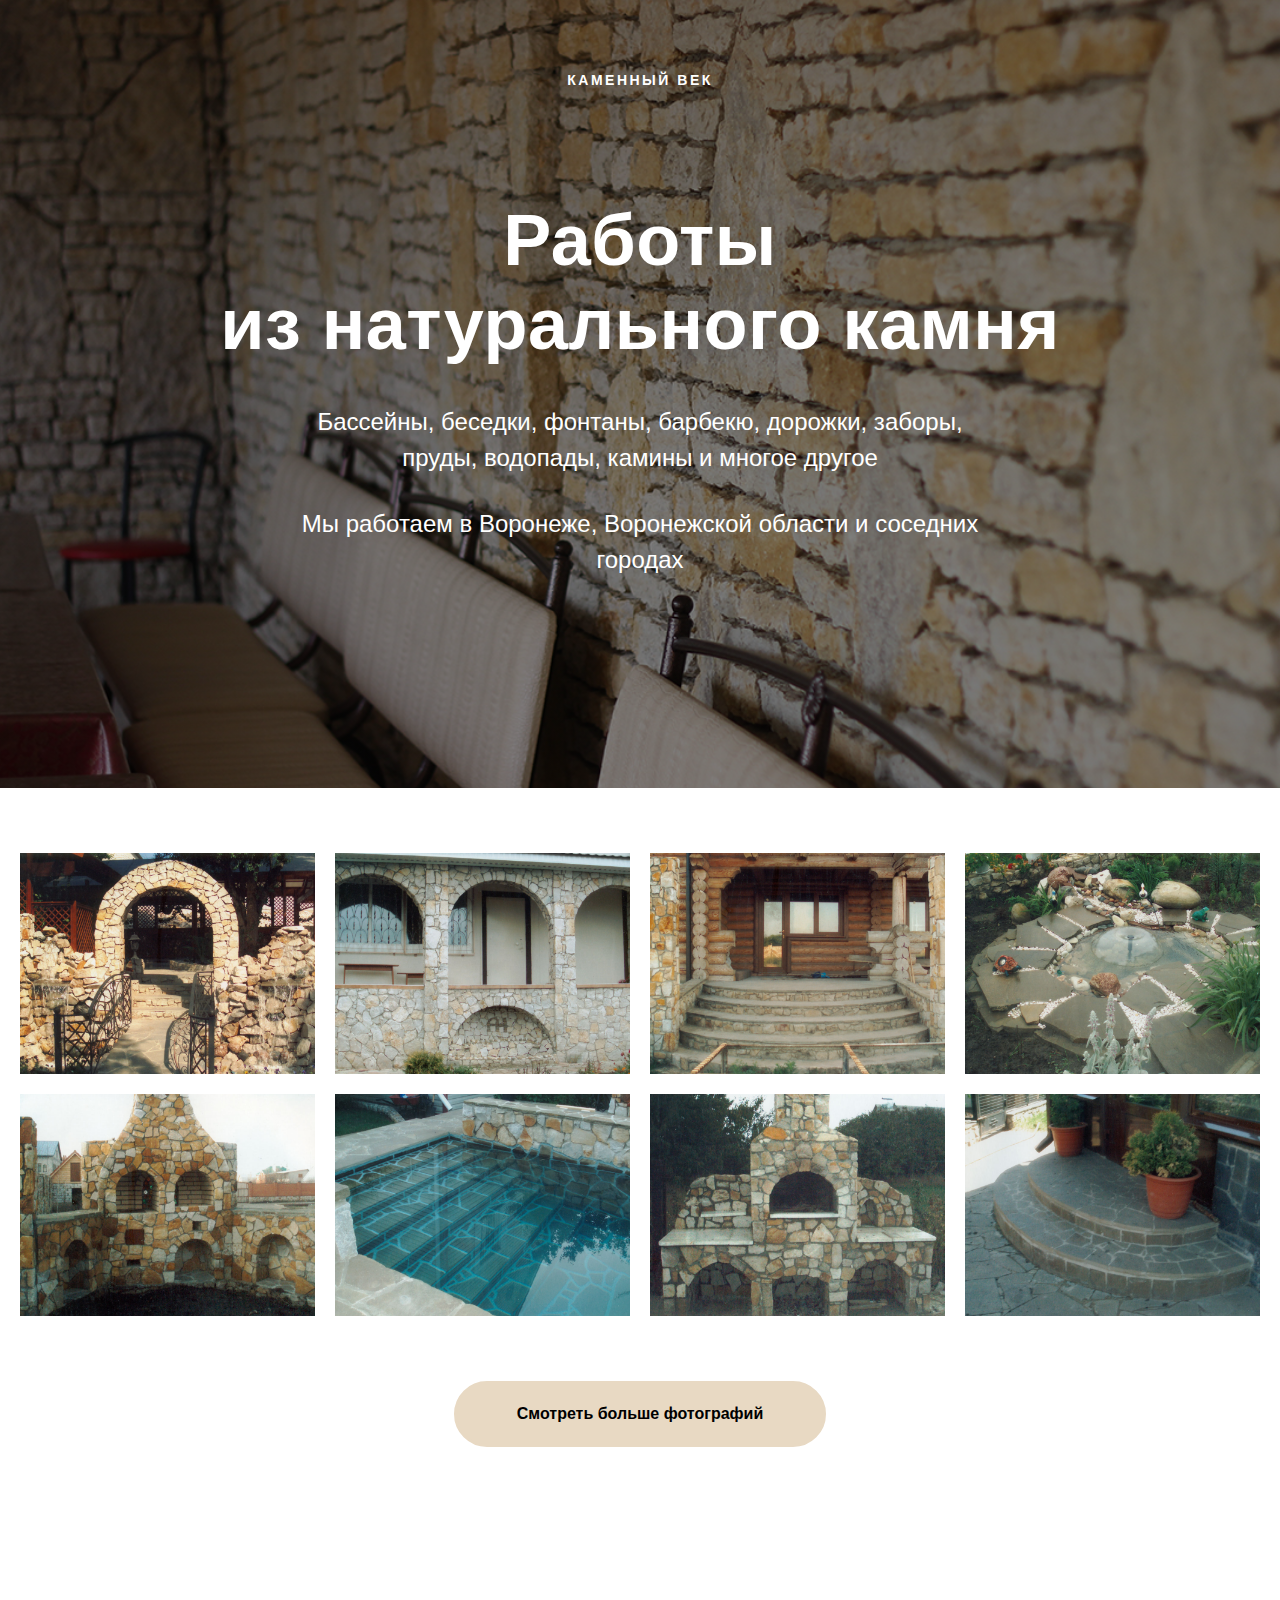
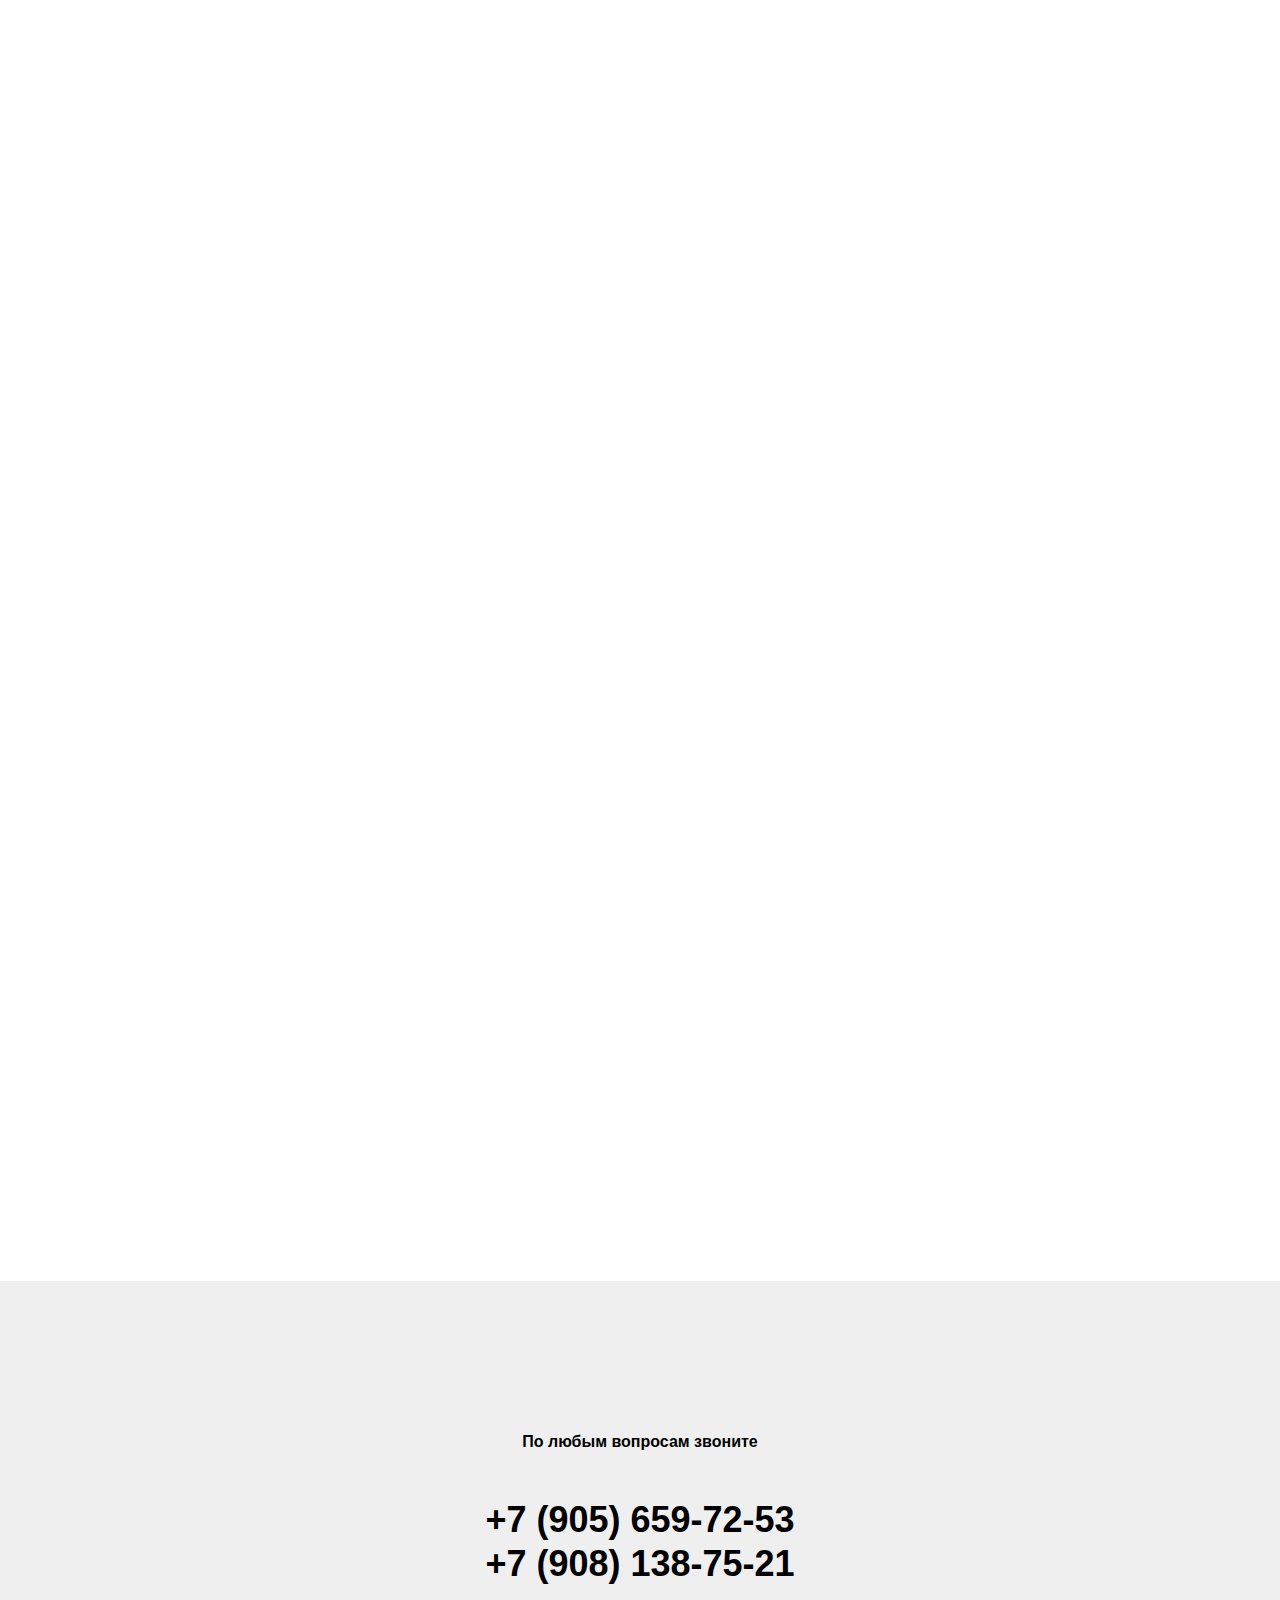
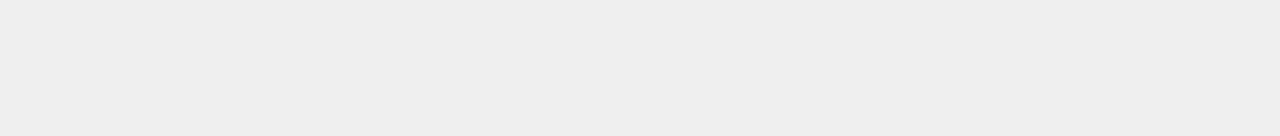
<file: index.html>
<!DOCTYPE html><html> <head><meta name="yandex-verification" content="ccd3cf064d9adad4" /><meta charset="utf-8" /><meta http-equiv="Content-Type" content="text/html; charset=utf-8" /><meta name="viewport" content="width=device-width, initial-scale=1.0" /><title>Home</title><meta property="og:url" content="http://project45427.tilda.ws" /><meta property="og:title" content="Home" /><meta property="og:description" content="" /><meta property="og:type" content="website" /><meta property="og:image" content="images/tild6330-6261-4437-a432-393433633539__img_1967.jpg" /><meta property="fb:app_id" content="257953674358265" /><meta name="format-detection" content="telephone=no" /><meta http-equiv="x-dns-prefetch-control" content="on"><link rel="canonical" href=""><link rel="shortcut icon" href="images/favicon.png" type="image/x-icon" /><!-- Assets --><link rel="stylesheet" href="css/tilda-grid-3.0.min.css" type="text/css" media="all" /><link rel="stylesheet" href="css/tilda-blocks-2.12.css?t=1526034835" type="text/css" media="all" /><link rel="stylesheet" href="css/tilda-animation-1.0.min.css" type="text/css" media="all" /><link rel="stylesheet" href="css/tilda-slds-1.4.min.css" type="text/css" media="all" /><link rel="stylesheet" href="css/tilda-zoom-2.0.min.css" type="text/css" media="all" /><script src="js/jquery-1.10.2.min.js"></script><script src="js/tilda-scripts-2.8.min.js"></script><script src="js/tilda-blocks-2.7.js?t=1526034835"></script><script src="js/lazyload-1.3.min.js"></script><script src="js/tilda-animation-1.0.min.js"></script><script src="js/tilda-slds-1.4.min.js"></script><script src="js/hammer.min.js"></script><script src="js/tilda-zoom-2.0.min.js"></script></head><body class="t-body" style="margin:0;"><!--allrecords--><div id="allrecords" class="t-records" data-hook="blocks-collection-content-node" data-tilda-project-id="45427" data-tilda-page-id="145403" data-tilda-formskey="923492dcdfeb1995d5218cc71906ef67" ><div id="rec51567639" class="r t-rec t-rec_pb_15" style="padding-bottom:15px; " data-animationappear="off" data-record-type="18" ><!-- cover --><div class="t-cover" id="recorddiv51567639" bgimgfield="img" style="height:70vh; background-image:url('images/tild6330-6261-4437-a432-393433633539__-__resize__20x__IMG_1967.JPG');" ><div class="t-cover__carrier" id="coverCarry51567639" data-content-cover-id="51567639" data-content-cover-bg="images/tild6330-6261-4437-a432-393433633539__img_1967.jpg" data-content-cover-height="70vh" data-content-cover-parallax="fixed" style="background-image:url('');height:70vh; "></div> <div class="t-cover__filter" style="height:70vh;background-image: -moz-linear-gradient(top, rgba(0,0,0,0.50), rgba(0,0,0,0.50));background-image: -webkit-linear-gradient(top, rgba(0,0,0,0.50), rgba(0,0,0,0.50));background-image: -o-linear-gradient(top, rgba(0,0,0,0.50), rgba(0,0,0,0.50));background-image: -ms-linear-gradient(top, rgba(0,0,0,0.50), rgba(0,0,0,0.50));background-image: linear-gradient(top, rgba(0,0,0,0.50), rgba(0,0,0,0.50));filter: progid:DXImageTransform.Microsoft.gradient(startColorStr='#7f000000', endColorstr='#7f000000');"></div><div class="t-container"> <div class="t-col t-col_12 "><div class="t-cover__wrapper t-valign_top" style="height:70vh;"> <div class="t001 t-align_center"> <div class="t001__wrapper" data-hook-content="covercontent"> <div class="t001__uptitle t-uptitle t-uptitle_sm" style="text-transform:uppercase;" field="subtitle">каменный век</div> <div class="t001__title t-title t-title_xl" style="padding-top:50px;" field="title">Работы<br /> из натурального камня</div> <div class="t001__descr t-descr t-descr_xl t001__descr_center" style="" field="descr">Бассейны, беседки, фонтаны, барбекю, дорожки, заборы, пруды, водопады, камины и многое другое</div> <div class="t001__descr t-descr t-descr_xl t001__descr_center" style="" field="descr">Мы работаем в Воронеже, Воронежской области и соседних городах</div> <span class="space"></span> </div> </div> </div> </div> </div> </div> </div><div id="rec51571484" class="r t-rec t-rec_pt_30" style="padding-top:30px; " data-record-type="603" ><!-- t603--><div class="t603"> <div class="t603__container t-container_100" > <div class="t603__tile t603__tile_25" itemscope itemtype="http://schema.org/ImageObject"> <div class="t603__blockimg t603__blockimg_4-3 t-bgimg" bgimgfield="gi_img__0" data-zoom-target="0" data-zoomable="yes" data-img-zoom-url="images/tild3164-3730-4234-b539-373863333037__30.jpg" data-original="images/tild3164-3730-4234-b539-373863333037__30.jpg" style="background: url('images/tild3164-3730-4234-b539-373863333037__-__resize__20x__30.jpg') center center no-repeat; background-size:cover;"><meta itemprop="image" content="images/tild3164-3730-4234-b539-373863333037__30.jpg"></div> </div> <div class="t603__tile t603__tile_25" itemscope itemtype="http://schema.org/ImageObject"> <div class="t603__blockimg t603__blockimg_4-3 t-bgimg" bgimgfield="gi_img__1" data-zoom-target="1" data-zoomable="yes" data-img-zoom-url="images/tild3762-3465-4237-b963-376336356632__10.jpg" data-original="images/tild3762-3465-4237-b963-376336356632__10.jpg" style="background: url('images/tild3762-3465-4237-b963-376336356632__-__resize__20x__10.jpg') center center no-repeat; background-size:cover;"><meta itemprop="image" content="images/tild3762-3465-4237-b963-376336356632__10.jpg"></div> </div> <div class="t603__tile t603__tile_25" itemscope itemtype="http://schema.org/ImageObject"> <div class="t603__blockimg t603__blockimg_4-3 t-bgimg" bgimgfield="gi_img__2" data-zoom-target="2" data-zoomable="yes" data-img-zoom-url="images/tild6563-6431-4162-a163-363063356364__17.jpg" data-original="images/tild6563-6431-4162-a163-363063356364__17.jpg" style="background: url('images/tild6563-6431-4162-a163-363063356364__-__resize__20x__17.jpg') center center no-repeat; background-size:cover;"><meta itemprop="image" content="images/tild6563-6431-4162-a163-363063356364__17.jpg"></div> </div> <div class="t603__tile t603__tile_25" itemscope itemtype="http://schema.org/ImageObject"> <div class="t603__blockimg t603__blockimg_4-3 t-bgimg" bgimgfield="gi_img__3" data-zoom-target="3" data-zoomable="yes" data-img-zoom-url="images/tild6563-3263-4364-a266-313332333363__08.jpg" data-original="images/tild6563-3263-4364-a266-313332333363__08.jpg" style="background: url('images/tild6563-3263-4364-a266-313332333363__-__resize__20x__08.jpg') center center no-repeat; background-size:cover;"><meta itemprop="image" content="images/tild6563-3263-4364-a266-313332333363__08.jpg"></div> </div> <div class="t603__tile t603__tile_25" itemscope itemtype="http://schema.org/ImageObject"> <div class="t603__blockimg t603__blockimg_4-3 t-bgimg" bgimgfield="gi_img__4" data-zoom-target="4" data-zoomable="yes" data-img-zoom-url="images/tild3339-3264-4462-a463-393031373636__11.jpg" data-original="images/tild3339-3264-4462-a463-393031373636__11.jpg" style="background: url('images/tild3339-3264-4462-a463-393031373636__-__resize__20x__11.jpg') center center no-repeat; background-size:cover;"><meta itemprop="image" content="images/tild3339-3264-4462-a463-393031373636__11.jpg"></div> </div> <div class="t603__tile t603__tile_25" itemscope itemtype="http://schema.org/ImageObject"> <div class="t603__blockimg t603__blockimg_4-3 t-bgimg" bgimgfield="gi_img__5" data-zoom-target="5" data-zoomable="yes" data-img-zoom-url="images/tild3736-6461-4435-b261-376338333361__05.jpg" data-original="images/tild3736-6461-4435-b261-376338333361__05.jpg" style="background: url('images/tild3736-6461-4435-b261-376338333361__-__resize__20x__05.jpg') center center no-repeat; background-size:cover;"><meta itemprop="image" content="images/tild3736-6461-4435-b261-376338333361__05.jpg"></div> </div> <div class="t603__tile t603__tile_25" itemscope itemtype="http://schema.org/ImageObject"> <div class="t603__blockimg t603__blockimg_4-3 t-bgimg" bgimgfield="gi_img__6" data-zoom-target="6" data-zoomable="yes" data-img-zoom-url="images/tild3466-3164-4336-a663-643161356530__14.jpg" data-original="images/tild3466-3164-4336-a663-643161356530__14.jpg" style="background: url('images/tild3466-3164-4336-a663-643161356530__-__resize__20x__14.jpg') center center no-repeat; background-size:cover;"><meta itemprop="image" content="images/tild3466-3164-4336-a663-643161356530__14.jpg"></div> </div> <div class="t603__tile t603__tile_25" itemscope itemtype="http://schema.org/ImageObject"> <div class="t603__blockimg t603__blockimg_4-3 t-bgimg" bgimgfield="gi_img__7" data-zoom-target="7" data-zoomable="yes" data-img-zoom-url="images/tild3039-3462-4933-a365-383832336264__19.jpg" data-original="images/tild3039-3462-4933-a365-383832336264__19.jpg" style="background: url('images/tild3039-3462-4933-a365-383832336264__-__resize__20x__19.jpg') center center no-repeat; background-size:cover;"><meta itemprop="image" content="images/tild3039-3462-4933-a365-383832336264__19.jpg"></div> </div> </div></div><style></style></div><div id="rec51571860" class="r t-rec t-rec_pt_45 t-rec_pb_150" style="padding-top:45px;padding-bottom:150px; " data-record-type="191" ><!-- T142 --><div class="t142"><div class="t-container_100"> <div class="t142__wrapone"><div class="t142__wraptwo"> <a href="/gallery.html" target="" class=""><div class="t-btn t142__submit " style="color:#000000;border:3px solid #e8d9c3;background-color:#e8d9c3;border-radius:40px; -moz-border-radius:40px; -webkit-border-radius:40px;">Смотреть больше фотографий</div></a> </div> </div></div></div><script type="text/javascript"> $(document).ready(function() { t142_checkSize('51571860'); }); $(window).load(function() { t142_checkSize('51571860'); }); </script></div><div id="rec51576251" class="r t-rec" style=" " data-record-type="476" ><!-- T476 --><!-- cover --><div class="t-cover" id="recorddiv51576251" bgimgfield="img" style="height:70vh; background-image:url('images/tild3031-3937-4664-a562-316435323430__-__resize__20x__IMG_3246_1200.jpg');" ><div class="t-cover__carrier" id="coverCarry51576251" data-content-cover-id="51576251" data-content-cover-bg="images/tild3031-3937-4664-a562-316435323430__img_3246_1200.jpg" data-content-cover-height="70vh" data-content-cover-parallax="fixed" style="background-image:url('');height:70vh; "></div> <div class="t-cover__filter" style="height:70vh;background-image: -moz-linear-gradient(top, rgba(0,0,0,0.20), rgba(0,0,0,0.20));background-image: -webkit-linear-gradient(top, rgba(0,0,0,0.20), rgba(0,0,0,0.20));background-image: -o-linear-gradient(top, rgba(0,0,0,0.20), rgba(0,0,0,0.20));background-image: -ms-linear-gradient(top, rgba(0,0,0,0.20), rgba(0,0,0,0.20));background-image: linear-gradient(top, rgba(0,0,0,0.20), rgba(0,0,0,0.20));filter: progid:DXImageTransform.Microsoft.gradient(startColorStr='#cc000000', endColorstr='#cc000000');"></div><div class="t476"> <div class="t-container"> <div class="t476__col t-width t-width_8"> <div class="t-cover__wrapper t-valign_middle" style="height:70vh;"> <div class="t476__wrapper" data-hook-content="covercontent"> <div class="t476__content" > <div class="t476__title t-title t-title_md t-margin_auto" field="title" style="">О нас<br /></div> <div class="t476__line" style=""></div> <div class="t476__descr t-descr t-descr_md t-margin_auto" style="" field="descr">Занимаемся отделкой натуральным камнем более 20 лет, делаем всё - от дизайн-проекта до готового объекта. Мы любим свое дело, поэтому уделяем внимание мелочам и безукоризненно выполняем работу. Консультации бесплатно</div> </div> </div> </div> </div> </div></div> </div> </div><div id="rec51994034" class="r t-rec t-rec_pt_150 t-rec_pb_150" style="padding-top:150px;padding-bottom:150px; " data-record-type="563" ><!-- T563 --><div class="t563"> <div class="t-section__container t-container"><div class="t-col t-col_12"><div class="t-section__topwrapper t-align_center"><div class="t-section__title t-title t-title_xs" field="btitle">Как мы работаем</div></div></div></div> <div class="t-container"> <div class="t563__col t-col t-col_3"> <div class="t563__numberwrapper"> <div class="t563__number" style=" border-width: 2px; "> <div class="t563__digit t-name t-name_xs" style="">1</div> </div> <div class="t563__line" style="height: 2px; background-color: #e6e6e6;"></div> <div class="t563__line_mobile" style="width: 2px; background-color: #e6e6e6;"></div> </div> <div class="t563__textwrapper t-align_left" > <div class="t563__title t-name t-name_md" style="" field="title">Вы оставляете заявку</div> <div class="t563__text t-text t-text_xs" style="" field="descr">по телефону +7 (905) 659-72-53</div> </div> </div> <div class="t563__col t-col t-col_3"> <div class="t563__numberwrapper"> <div class="t563__number" style=" border-width: 2px; "> <div class="t563__digit t-name t-name_xs" style="">2</div> </div> <div class="t563__line" style="height: 2px; background-color: #e6e6e6;"></div> <div class="t563__line_mobile" style="width: 2px; background-color: #e6e6e6;"></div> </div> <div class="t563__textwrapper t-align_left" > <div class="t563__title t-name t-name_md" style="" field="title2">Мы готовим дизайн-проект</div> <div class="t563__text t-text t-text_xs" style="" field="descr2">выезжаем на место проведения работ, уточняем все детали и составляем полную смету</div> </div> </div> <div class="t563__col t-col t-col_3"> <div class="t563__numberwrapper"> <div class="t563__number" style=" border-width: 2px; "> <div class="t563__digit t-name t-name_xs" style="">3</div> </div> <div class="t563__line" style="height: 2px; background-color: #e6e6e6;"></div> <div class="t563__line_mobile" style="width: 2px; background-color: #e6e6e6;"></div> </div> <div class="t563__textwrapper t-align_left" > <div class="t563__title t-name t-name_md" style="" field="title3">Мы составляем договор</div> <div class="t563__text t-text t-text_xs" style="" field="descr3">с указанием сроков проведения работ, а также происходит полная или частичная предоплата</div> </div> </div> <div class="t563__col t-col t-col_3"> <div class="t563__numberwrapper"> <div class="t563__number" style=" border-width: 2px; "> <div class="t563__digit t-name t-name_xs" style="">4</div> </div> <div class="t563__line" style="height: 2px; background-color: #e6e6e6;"></div> <div class="t563__line_mobile" style="width: 2px; background-color: #e6e6e6;"></div> </div> <div class="t563__textwrapper t-align_left" > <div class="t563__title t-name t-name_md" style="" field="title4">Вы получаете готовый объект</div> <div class="t563__text t-text t-text_xs" style="" field="descr4">выполненный строго по дизайн-проекту, в срок и наивысшего качества</div> </div> </div> </div> </div></div><div id="rec51820653" class="r t-rec t-rec_pt_150 t-rec_pb_150" style="padding-top:150px;padding-bottom:150px;background-color:#efefef; " data-record-type="551" data-bg-color="#efefef"><!-- t551--><div class="t551"> <div class="t-container"> <div class="t-col t-col_6 t-prefix_3 t-align_center"> <div class="t551__title t-name t-name_xs" style="" field="title" data-animate-order="1">По любым вопросам звоните</div> <div class="t551__contacts t-title t-title_xxs" style="" field="text" data-animate-order="2" data-animate-delay="0.3">+7 (905) 659-72-53<br />+7 (908) 138-75-21</div> </div> </div></div></div></div><!--/allrecords--></body></html>
</file>
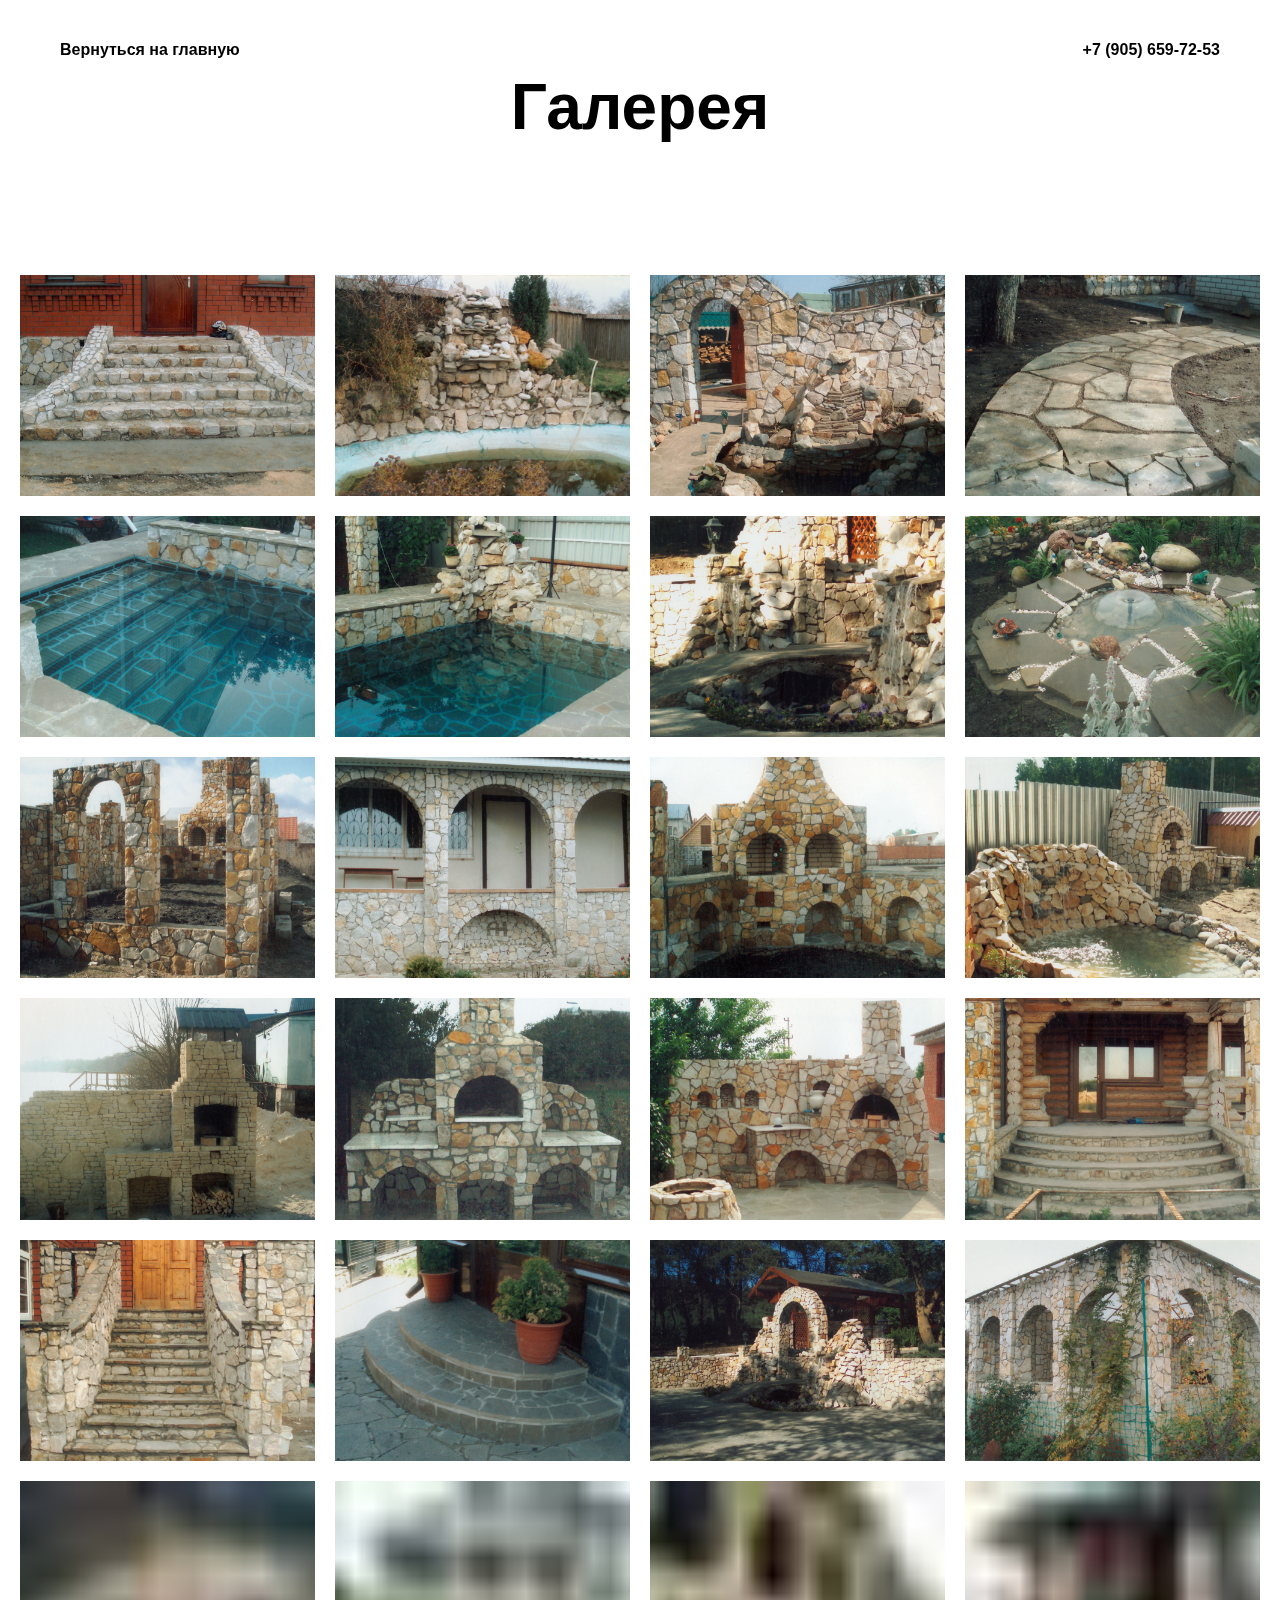
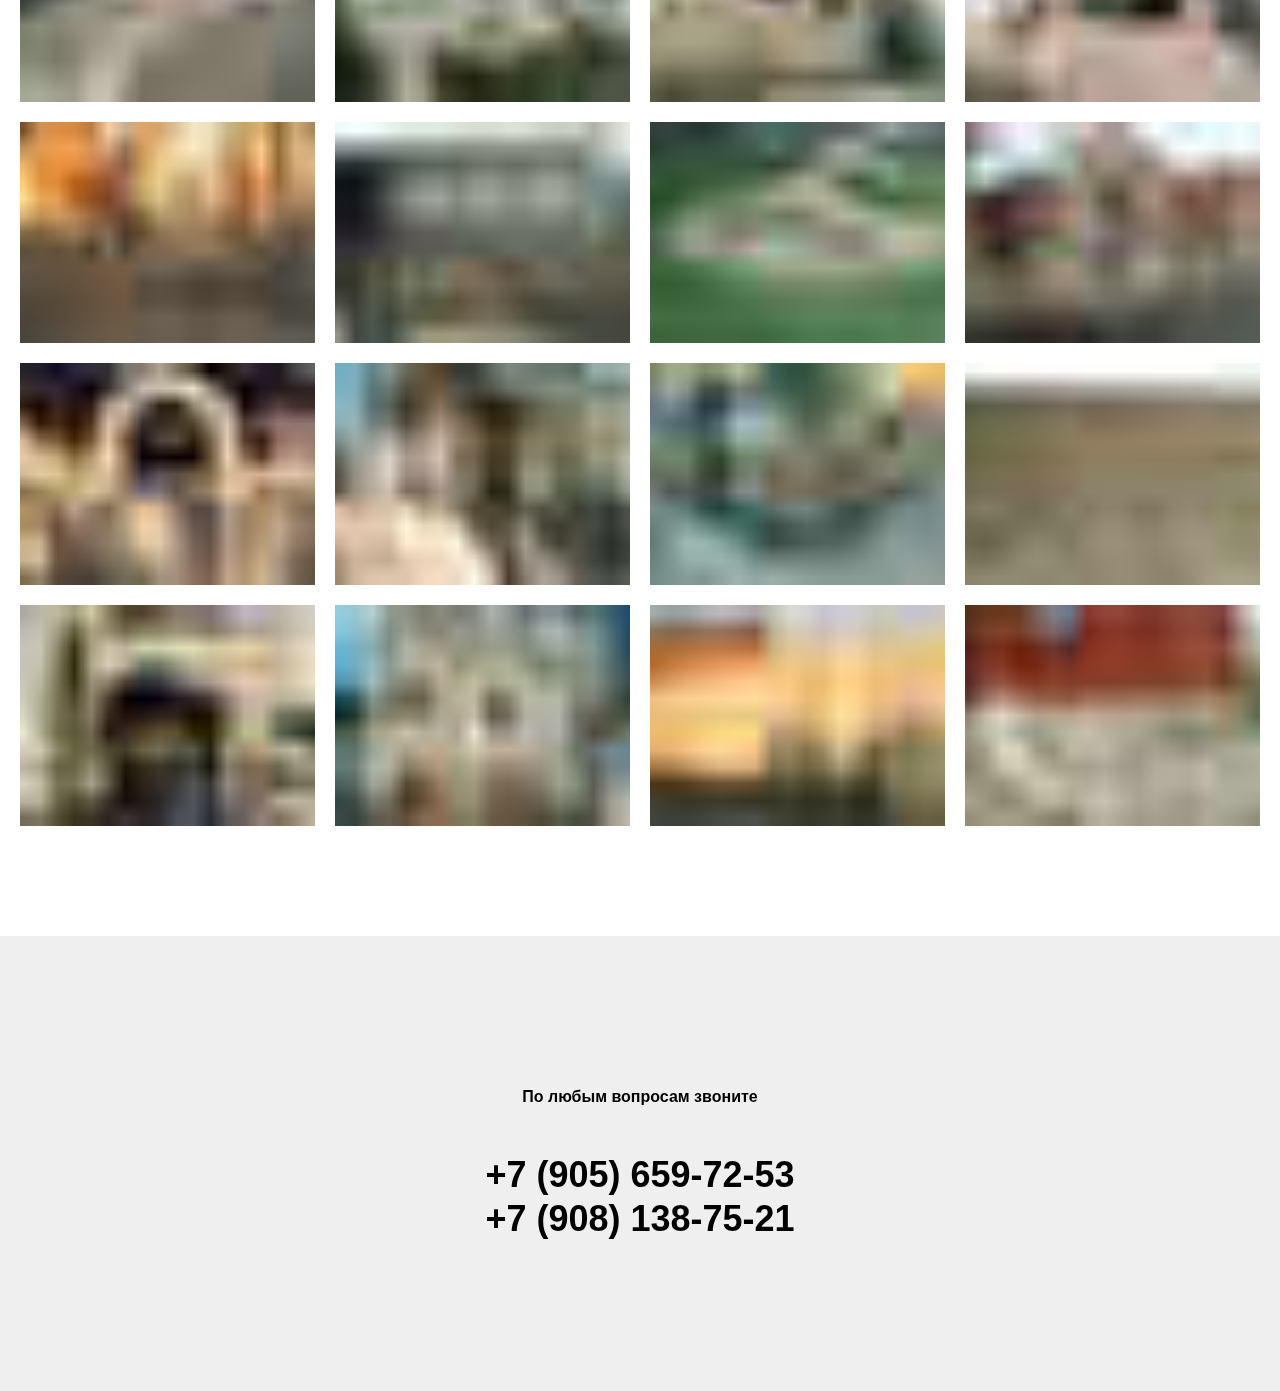
<file: gallery.html>
<!DOCTYPE html><html> <head><meta charset="utf-8" /><meta http-equiv="Content-Type" content="text/html; charset=utf-8" /><meta name="viewport" content="width=device-width, initial-scale=1.0" /><title>Gallery</title><meta property="og:url" content="page2714192.html" /><meta property="og:title" content="Gallery" /><meta property="og:description" content="" /><meta property="og:type" content="website" /><meta property="fb:app_id" content="257953674358265" /><meta name="format-detection" content="telephone=no" /><meta http-equiv="x-dns-prefetch-control" content="on"><link rel="canonical" href="page2714192.html"><link rel="shortcut icon" href="images/favicon.png" type="image/x-icon" /><!-- Assets --><link rel="stylesheet" href="css/tilda-grid-3.0.min.css" type="text/css" media="all" /><link rel="stylesheet" href="css/tilda-blocks-2.12.css?t=1526034835" type="text/css" media="all" /><link rel="stylesheet" href="css/tilda-animation-1.0.min.css" type="text/css" media="all" /><link rel="stylesheet" href="css/tilda-slds-1.4.min.css" type="text/css" media="all" /><link rel="stylesheet" href="css/tilda-zoom-2.0.min.css" type="text/css" media="all" /><script src="js/jquery-1.10.2.min.js"></script><script src="js/tilda-scripts-2.8.min.js"></script><script src="js/tilda-blocks-2.7.js?t=1526034835"></script><script src="js/lazyload-1.3.min.js"></script><script src="js/tilda-animation-1.0.min.js"></script><script src="js/tilda-slds-1.4.min.js"></script><script src="js/hammer.min.js"></script><script src="js/tilda-zoom-2.0.min.js"></script></head><body class="t-body" style="margin:0;"><!--allrecords--><div id="allrecords" class="t-records" data-hook="blocks-collection-content-node" data-tilda-project-id="45427" data-tilda-page-id="2714192" data-tilda-formskey="923492dcdfeb1995d5218cc71906ef67" ><div id="rec51912222" class="r t-rec" style=" " data-animationappear="off" data-record-type="454" ><!-- T454 --><div id="nav51912222marker"></div><div id="nav51912222" class="t454 t454__positionabsolute " style=" height:100px; " data-bgcolor-hex="" data-bgcolor-rgba="" data-navmarker="nav51912222marker" data-appearoffset="" data-bgopacity-two="" data-menushadow="" data-bgopacity="1" data-menu-items-align="" data-menu="yes"> <div class="t454__maincontainer t454__c12collumns" style="height:100px;"> <div class="t454__logowrapper"> </div> <div class="t454__leftwrapper" style="padding-left:20px; padding-right:160px; text-align: left;"> <div class="t454__leftmenuwrapper"> <ul class="t454__list"> <li class="t454__list_item"><a class="t-menu__link-item" href="/index.html" style="color:#000000;font-weight:600;" data-menu-item-number="1">Вернуться на главную</a></li> </ul> </div> </div> <div class="t454__rightwrapper" style="padding-right:20px; padding-left:160px; text-align: right;"> <div class="t454__rightmenuwrapper"> <ul class="t454__list"> <li class="t454__list_item"><a class="t-menu__link-item" style="color:#000000;font-weight:600;" data-menu-item-number="2">+7 (905) 659-72-53</a></li> </ul> </div> </div> </div></div><style>@media screen and (max-width: 980px) { #rec51912222 .t454__leftcontainer{ padding: 20px; }
}
@media screen and (max-width: 980px) { #rec51912222 .t454__imglogo{ padding: 20px 0; }
}</style><script type="text/javascript"> $(document).ready(function() { t454_highlight(); });
$(window).resize(function() { t454_setBg('51912222');
});
$(document).ready(function() { t454_setBg('51912222');
});</script> </div><div id="rec51823542" class="r t-rec t-rec_pt_60 t-rec_pb_75" style="padding-top:60px;padding-bottom:75px; " data-record-type="30" ><!-- T015 --><div class="t015"> <div class="t-container t-align_center"> <div class="t-col t-col_10 t-prefix_1"> <div class="t015__title t-title t-title_lg" field="title" style="">Галерея</div> </div> </div></div></div><div id="rec51821349" class="r t-rec t-rec_pt_30 t-rec_pb_90" style="padding-top:30px;padding-bottom:90px; " data-animationappear="off" data-record-type="603" ><!-- t603--><div class="t603"> <div class="t603__container t-container_100" > <div class="t603__tile t603__tile_25" itemscope itemtype="http://schema.org/ImageObject"> <div class="t603__blockimg t603__blockimg_4-3 t-bgimg" bgimgfield="gi_img__0" data-zoom-target="0" data-zoomable="yes" data-img-zoom-url="images/tild3461-6232-4530-b437-316637313639__01.jpg" data-original="images/tild3461-6232-4530-b437-316637313639__01.jpg" style="background: url('images/tild3461-6232-4530-b437-316637313639__-__resize__20x__01.jpg') center center no-repeat; background-size:cover;"><meta itemprop="image" content="images/tild3461-6232-4530-b437-316637313639__01.jpg"></div> </div> <div class="t603__tile t603__tile_25" itemscope itemtype="http://schema.org/ImageObject"> <div class="t603__blockimg t603__blockimg_4-3 t-bgimg" bgimgfield="gi_img__1" data-zoom-target="1" data-zoomable="yes" data-img-zoom-url="images/tild3539-6665-4766-a637-653566343163__02.jpg" data-original="images/tild3539-6665-4766-a637-653566343163__02.jpg" style="background: url('images/tild3539-6665-4766-a637-653566343163__-__resize__20x__02.jpg') center center no-repeat; background-size:cover;"><meta itemprop="image" content="images/tild3539-6665-4766-a637-653566343163__02.jpg"></div> </div> <div class="t603__tile t603__tile_25" itemscope itemtype="http://schema.org/ImageObject"> <div class="t603__blockimg t603__blockimg_4-3 t-bgimg" bgimgfield="gi_img__2" data-zoom-target="2" data-zoomable="yes" data-img-zoom-url="images/tild3933-3630-4333-b730-303565396134__03.jpg" data-original="images/tild3933-3630-4333-b730-303565396134__03.jpg" style="background: url('images/tild3933-3630-4333-b730-303565396134__-__resize__20x__03.jpg') center center no-repeat; background-size:cover;"><meta itemprop="image" content="images/tild3933-3630-4333-b730-303565396134__03.jpg"></div> </div> <div class="t603__tile t603__tile_25" itemscope itemtype="http://schema.org/ImageObject"> <div class="t603__blockimg t603__blockimg_4-3 t-bgimg" bgimgfield="gi_img__3" data-zoom-target="3" data-zoomable="yes" data-img-zoom-url="images/tild6633-3766-4863-a230-363933313137__04.jpg" data-original="images/tild6633-3766-4863-a230-363933313137__04.jpg" style="background: url('images/tild6633-3766-4863-a230-363933313137__-__resize__20x__04.jpg') center center no-repeat; background-size:cover;"><meta itemprop="image" content="images/tild6633-3766-4863-a230-363933313137__04.jpg"></div> </div> <div class="t603__tile t603__tile_25" itemscope itemtype="http://schema.org/ImageObject"> <div class="t603__blockimg t603__blockimg_4-3 t-bgimg" bgimgfield="gi_img__4" data-zoom-target="4" data-zoomable="yes" data-img-zoom-url="images/tild3836-3664-4362-b366-663332363533__05.jpg" data-original="images/tild3836-3664-4362-b366-663332363533__05.jpg" style="background: url('images/tild3836-3664-4362-b366-663332363533__-__resize__20x__05.jpg') center center no-repeat; background-size:cover;"><meta itemprop="image" content="images/tild3836-3664-4362-b366-663332363533__05.jpg"></div> </div> <div class="t603__tile t603__tile_25" itemscope itemtype="http://schema.org/ImageObject"> <div class="t603__blockimg t603__blockimg_4-3 t-bgimg" bgimgfield="gi_img__5" data-zoom-target="5" data-zoomable="yes" data-img-zoom-url="images/tild3063-3264-4364-a263-303231363565__06.jpg" data-original="images/tild3063-3264-4364-a263-303231363565__06.jpg" style="background: url('images/tild3063-3264-4364-a263-303231363565__-__resize__20x__06.jpg') center center no-repeat; background-size:cover;"><meta itemprop="image" content="images/tild3063-3264-4364-a263-303231363565__06.jpg"></div> </div> <div class="t603__tile t603__tile_25" itemscope itemtype="http://schema.org/ImageObject"> <div class="t603__blockimg t603__blockimg_4-3 t-bgimg" bgimgfield="gi_img__6" data-zoom-target="6" data-zoomable="yes" data-img-zoom-url="images/tild6266-3030-4634-b237-383462303238__07.jpg" data-original="images/tild6266-3030-4634-b237-383462303238__07.jpg" style="background: url('images/tild6266-3030-4634-b237-383462303238__-__resize__20x__07.jpg') center center no-repeat; background-size:cover;"><meta itemprop="image" content="images/tild6266-3030-4634-b237-383462303238__07.jpg"></div> </div> <div class="t603__tile t603__tile_25" itemscope itemtype="http://schema.org/ImageObject"> <div class="t603__blockimg t603__blockimg_4-3 t-bgimg" bgimgfield="gi_img__7" data-zoom-target="7" data-zoomable="yes" data-img-zoom-url="images/tild6436-6565-4537-b261-653631303931__08.jpg" data-original="images/tild6436-6565-4537-b261-653631303931__08.jpg" style="background: url('images/tild6436-6565-4537-b261-653631303931__-__resize__20x__08.jpg') center center no-repeat; background-size:cover;"><meta itemprop="image" content="images/tild6436-6565-4537-b261-653631303931__08.jpg"></div> </div> <div class="t603__tile t603__tile_25" itemscope itemtype="http://schema.org/ImageObject"> <div class="t603__blockimg t603__blockimg_4-3 t-bgimg" bgimgfield="gi_img__8" data-zoom-target="8" data-zoomable="yes" data-img-zoom-url="images/tild3462-3732-4432-a561-393434353237__09.jpg" data-original="images/tild3462-3732-4432-a561-393434353237__09.jpg" style="background: url('images/tild3462-3732-4432-a561-393434353237__-__resize__20x__09.jpg') center center no-repeat; background-size:cover;"><meta itemprop="image" content="images/tild3462-3732-4432-a561-393434353237__09.jpg"></div> </div> <div class="t603__tile t603__tile_25" itemscope itemtype="http://schema.org/ImageObject"> <div class="t603__blockimg t603__blockimg_4-3 t-bgimg" bgimgfield="gi_img__9" data-zoom-target="9" data-zoomable="yes" data-img-zoom-url="images/tild3637-6336-4261-b266-303433376539__10.jpg" data-original="images/tild3637-6336-4261-b266-303433376539__10.jpg" style="background: url('images/tild3637-6336-4261-b266-303433376539__-__resize__20x__10.jpg') center center no-repeat; background-size:cover;"><meta itemprop="image" content="images/tild3637-6336-4261-b266-303433376539__10.jpg"></div> </div> <div class="t603__tile t603__tile_25" itemscope itemtype="http://schema.org/ImageObject"> <div class="t603__blockimg t603__blockimg_4-3 t-bgimg" bgimgfield="gi_img__10" data-zoom-target="10" data-zoomable="yes" data-img-zoom-url="images/tild6462-3036-4663-a366-353436646230__11.jpg" data-original="images/tild6462-3036-4663-a366-353436646230__11.jpg" style="background: url('images/tild6462-3036-4663-a366-353436646230__-__resize__20x__11.jpg') center center no-repeat; background-size:cover;"><meta itemprop="image" content="images/tild6462-3036-4663-a366-353436646230__11.jpg"></div> </div> <div class="t603__tile t603__tile_25" itemscope itemtype="http://schema.org/ImageObject"> <div class="t603__blockimg t603__blockimg_4-3 t-bgimg" bgimgfield="gi_img__11" data-zoom-target="11" data-zoomable="yes" data-img-zoom-url="images/tild6538-6430-4162-b732-616633313165__12.jpg" data-original="images/tild6538-6430-4162-b732-616633313165__12.jpg" style="background: url('images/tild6538-6430-4162-b732-616633313165__-__resize__20x__12.jpg') center center no-repeat; background-size:cover;"><meta itemprop="image" content="images/tild6538-6430-4162-b732-616633313165__12.jpg"></div> </div> <div class="t603__tile t603__tile_25" itemscope itemtype="http://schema.org/ImageObject"> <div class="t603__blockimg t603__blockimg_4-3 t-bgimg" bgimgfield="gi_img__12" data-zoom-target="12" data-zoomable="yes" data-img-zoom-url="images/tild6139-3134-4638-b562-653935613536__13.jpg" data-original="images/tild6139-3134-4638-b562-653935613536__13.jpg" style="background: url('images/tild6139-3134-4638-b562-653935613536__-__resize__20x__13.jpg') center center no-repeat; background-size:cover;"><meta itemprop="image" content="images/tild6139-3134-4638-b562-653935613536__13.jpg"></div> </div> <div class="t603__tile t603__tile_25" itemscope itemtype="http://schema.org/ImageObject"> <div class="t603__blockimg t603__blockimg_4-3 t-bgimg" bgimgfield="gi_img__13" data-zoom-target="13" data-zoomable="yes" data-img-zoom-url="images/tild3433-6332-4532-a430-653862363231__14.jpg" data-original="images/tild3433-6332-4532-a430-653862363231__14.jpg" style="background: url('images/tild3433-6332-4532-a430-653862363231__-__resize__20x__14.jpg') center center no-repeat; background-size:cover;"><meta itemprop="image" content="images/tild3433-6332-4532-a430-653862363231__14.jpg"></div> </div> <div class="t603__tile t603__tile_25" itemscope itemtype="http://schema.org/ImageObject"> <div class="t603__blockimg t603__blockimg_4-3 t-bgimg" bgimgfield="gi_img__14" data-zoom-target="14" data-zoomable="yes" data-img-zoom-url="images/tild6534-6638-4463-b733-326264336234__15.jpg" data-original="images/tild6534-6638-4463-b733-326264336234__15.jpg" style="background: url('images/tild6534-6638-4463-b733-326264336234__-__resize__20x__15.jpg') center center no-repeat; background-size:cover;"><meta itemprop="image" content="images/tild6534-6638-4463-b733-326264336234__15.jpg"></div> </div> <div class="t603__tile t603__tile_25" itemscope itemtype="http://schema.org/ImageObject"> <div class="t603__blockimg t603__blockimg_4-3 t-bgimg" bgimgfield="gi_img__15" data-zoom-target="15" data-zoomable="yes" data-img-zoom-url="images/tild3131-6330-4366-a566-626235616436__17.jpg" data-original="images/tild3131-6330-4366-a566-626235616436__17.jpg" style="background: url('images/tild3131-6330-4366-a566-626235616436__-__resize__20x__17.jpg') center center no-repeat; background-size:cover;"><meta itemprop="image" content="images/tild3131-6330-4366-a566-626235616436__17.jpg"></div> </div> <div class="t603__tile t603__tile_25" itemscope itemtype="http://schema.org/ImageObject"> <div class="t603__blockimg t603__blockimg_4-3 t-bgimg" bgimgfield="gi_img__16" data-zoom-target="16" data-zoomable="yes" data-img-zoom-url="images/tild3965-3233-4535-b730-363933356666__18.jpg" data-original="images/tild3965-3233-4535-b730-363933356666__18.jpg" style="background: url('images/tild3965-3233-4535-b730-363933356666__-__resize__20x__18.jpg') center center no-repeat; background-size:cover;"><meta itemprop="image" content="images/tild3965-3233-4535-b730-363933356666__18.jpg"></div> </div> <div class="t603__tile t603__tile_25" itemscope itemtype="http://schema.org/ImageObject"> <div class="t603__blockimg t603__blockimg_4-3 t-bgimg" bgimgfield="gi_img__17" data-zoom-target="17" data-zoomable="yes" data-img-zoom-url="images/tild3434-3739-4732-a431-356361616165__19.jpg" data-original="images/tild3434-3739-4732-a431-356361616165__19.jpg" style="background: url('images/tild3434-3739-4732-a431-356361616165__-__resize__20x__19.jpg') center center no-repeat; background-size:cover;"><meta itemprop="image" content="images/tild3434-3739-4732-a431-356361616165__19.jpg"></div> </div> <div class="t603__tile t603__tile_25" itemscope itemtype="http://schema.org/ImageObject"> <div class="t603__blockimg t603__blockimg_4-3 t-bgimg" bgimgfield="gi_img__18" data-zoom-target="18" data-zoomable="yes" data-img-zoom-url="images/tild3733-6335-4330-b831-366139653765__20.jpg" data-original="images/tild3733-6335-4330-b831-366139653765__20.jpg" style="background: url('images/tild3733-6335-4330-b831-366139653765__-__resize__20x__20.jpg') center center no-repeat; background-size:cover;"><meta itemprop="image" content="images/tild3733-6335-4330-b831-366139653765__20.jpg"></div> </div> <div class="t603__tile t603__tile_25" itemscope itemtype="http://schema.org/ImageObject"> <div class="t603__blockimg t603__blockimg_4-3 t-bgimg" bgimgfield="gi_img__19" data-zoom-target="19" data-zoomable="yes" data-img-zoom-url="images/tild3939-6566-4763-a233-366431663534__21.jpg" data-original="images/tild3939-6566-4763-a233-366431663534__21.jpg" style="background: url('images/tild3939-6566-4763-a233-366431663534__-__resize__20x__21.jpg') center center no-repeat; background-size:cover;"><meta itemprop="image" content="images/tild3939-6566-4763-a233-366431663534__21.jpg"></div> </div> <div class="t603__tile t603__tile_25" itemscope itemtype="http://schema.org/ImageObject"> <div class="t603__blockimg t603__blockimg_4-3 t-bgimg" bgimgfield="gi_img__20" data-zoom-target="20" data-zoomable="yes" data-img-zoom-url="images/tild6234-3830-4133-a366-396236316436__22.jpg" data-original="images/tild6234-3830-4133-a366-396236316436__22.jpg" style="background: url('images/tild6234-3830-4133-a366-396236316436__-__resize__20x__22.jpg') center center no-repeat; background-size:cover;"><meta itemprop="image" content="images/tild6234-3830-4133-a366-396236316436__22.jpg"></div> </div> <div class="t603__tile t603__tile_25" itemscope itemtype="http://schema.org/ImageObject"> <div class="t603__blockimg t603__blockimg_4-3 t-bgimg" bgimgfield="gi_img__21" data-zoom-target="21" data-zoomable="yes" data-img-zoom-url="images/tild3736-3835-4438-b965-373730343731__23.jpg" data-original="images/tild3736-3835-4438-b965-373730343731__23.jpg" style="background: url('images/tild3736-3835-4438-b965-373730343731__-__resize__20x__23.jpg') center center no-repeat; background-size:cover;"><meta itemprop="image" content="images/tild3736-3835-4438-b965-373730343731__23.jpg"></div> </div> <div class="t603__tile t603__tile_25" itemscope itemtype="http://schema.org/ImageObject"> <div class="t603__blockimg t603__blockimg_4-3 t-bgimg" bgimgfield="gi_img__22" data-zoom-target="22" data-zoomable="yes" data-img-zoom-url="images/tild6235-3834-4634-a661-343966386636__24.jpg" data-original="images/tild6235-3834-4634-a661-343966386636__24.jpg" style="background: url('images/tild6235-3834-4634-a661-343966386636__-__resize__20x__24.jpg') center center no-repeat; background-size:cover;"><meta itemprop="image" content="images/tild6235-3834-4634-a661-343966386636__24.jpg"></div> </div> <div class="t603__tile t603__tile_25" itemscope itemtype="http://schema.org/ImageObject"> <div class="t603__blockimg t603__blockimg_4-3 t-bgimg" bgimgfield="gi_img__23" data-zoom-target="23" data-zoomable="yes" data-img-zoom-url="images/tild6363-3265-4261-a365-363764313630__25.jpg" data-original="images/tild6363-3265-4261-a365-363764313630__25.jpg" style="background: url('images/tild6363-3265-4261-a365-363764313630__-__resize__20x__25.jpg') center center no-repeat; background-size:cover;"><meta itemprop="image" content="images/tild6363-3265-4261-a365-363764313630__25.jpg"></div> </div> <div class="t603__tile t603__tile_25" itemscope itemtype="http://schema.org/ImageObject"> <div class="t603__blockimg t603__blockimg_4-3 t-bgimg" bgimgfield="gi_img__24" data-zoom-target="24" data-zoomable="yes" data-img-zoom-url="images/tild3231-3562-4638-b131-626631656265__26.jpg" data-original="images/tild3231-3562-4638-b131-626631656265__26.jpg" style="background: url('images/tild3231-3562-4638-b131-626631656265__-__resize__20x__26.jpg') center center no-repeat; background-size:cover;"><meta itemprop="image" content="images/tild3231-3562-4638-b131-626631656265__26.jpg"></div> </div> <div class="t603__tile t603__tile_25" itemscope itemtype="http://schema.org/ImageObject"> <div class="t603__blockimg t603__blockimg_4-3 t-bgimg" bgimgfield="gi_img__25" data-zoom-target="25" data-zoomable="yes" data-img-zoom-url="images/tild3763-3633-4262-b235-333231373664__27.jpg" data-original="images/tild3763-3633-4262-b235-333231373664__27.jpg" style="background: url('images/tild3763-3633-4262-b235-333231373664__-__resize__20x__27.jpg') center center no-repeat; background-size:cover;"><meta itemprop="image" content="images/tild3763-3633-4262-b235-333231373664__27.jpg"></div> </div> <div class="t603__tile t603__tile_25" itemscope itemtype="http://schema.org/ImageObject"> <div class="t603__blockimg t603__blockimg_4-3 t-bgimg" bgimgfield="gi_img__26" data-zoom-target="26" data-zoomable="yes" data-img-zoom-url="images/tild6330-3631-4630-a438-356631653536__28.jpg" data-original="images/tild6330-3631-4630-a438-356631653536__28.jpg" style="background: url('images/tild6330-3631-4630-a438-356631653536__-__resize__20x__28.jpg') center center no-repeat; background-size:cover;"><meta itemprop="image" content="images/tild6330-3631-4630-a438-356631653536__28.jpg"></div> </div> <div class="t603__tile t603__tile_25" itemscope itemtype="http://schema.org/ImageObject"> <div class="t603__blockimg t603__blockimg_4-3 t-bgimg" bgimgfield="gi_img__27" data-zoom-target="27" data-zoomable="yes" data-img-zoom-url="images/tild3961-6366-4830-b162-346261373730__29.jpg" data-original="images/tild3961-6366-4830-b162-346261373730__29.jpg" style="background: url('images/tild3961-6366-4830-b162-346261373730__-__resize__20x__29.jpg') center center no-repeat; background-size:cover;"><meta itemprop="image" content="images/tild3961-6366-4830-b162-346261373730__29.jpg"></div> </div> <div class="t603__tile t603__tile_25" itemscope itemtype="http://schema.org/ImageObject"> <div class="t603__blockimg t603__blockimg_4-3 t-bgimg" bgimgfield="gi_img__28" data-zoom-target="28" data-zoomable="yes" data-img-zoom-url="images/tild6433-6362-4665-a561-643930653963__30.jpg" data-original="images/tild6433-6362-4665-a561-643930653963__30.jpg" style="background: url('images/tild6433-6362-4665-a561-643930653963__-__resize__20x__30.jpg') center center no-repeat; background-size:cover;"><meta itemprop="image" content="images/tild6433-6362-4665-a561-643930653963__30.jpg"></div> </div> <div class="t603__tile t603__tile_25" itemscope itemtype="http://schema.org/ImageObject"> <div class="t603__blockimg t603__blockimg_4-3 t-bgimg" bgimgfield="gi_img__29" data-zoom-target="29" data-zoomable="yes" data-img-zoom-url="images/tild3364-3337-4230-a364-623338373365__31.jpg" data-original="images/tild3364-3337-4230-a364-623338373365__31.jpg" style="background: url('images/tild3364-3337-4230-a364-623338373365__-__resize__20x__31.jpg') center center no-repeat; background-size:cover;"><meta itemprop="image" content="images/tild3364-3337-4230-a364-623338373365__31.jpg"></div> </div> <div class="t603__tile t603__tile_25" itemscope itemtype="http://schema.org/ImageObject"> <div class="t603__blockimg t603__blockimg_4-3 t-bgimg" bgimgfield="gi_img__30" data-zoom-target="30" data-zoomable="yes" data-img-zoom-url="images/tild6564-3466-4430-b538-376232363863__32.jpg" data-original="images/tild6564-3466-4430-b538-376232363863__32.jpg" style="background: url('images/tild6564-3466-4430-b538-376232363863__-__resize__20x__32.jpg') center center no-repeat; background-size:cover;"><meta itemprop="image" content="images/tild6564-3466-4430-b538-376232363863__32.jpg"></div> </div> <div class="t603__tile t603__tile_25" itemscope itemtype="http://schema.org/ImageObject"> <div class="t603__blockimg t603__blockimg_4-3 t-bgimg" bgimgfield="gi_img__31" data-zoom-target="31" data-zoomable="yes" data-img-zoom-url="images/tild6633-3366-4166-a238-653566623665__33.jpg" data-original="images/tild6633-3366-4166-a238-653566623665__33.jpg" style="background: url('images/tild6633-3366-4166-a238-653566623665__-__resize__20x__33.jpg') center center no-repeat; background-size:cover;"><meta itemprop="image" content="images/tild6633-3366-4166-a238-653566623665__33.jpg"></div> </div> <div class="t603__tile t603__tile_25" itemscope itemtype="http://schema.org/ImageObject"> <div class="t603__blockimg t603__blockimg_4-3 t-bgimg" bgimgfield="gi_img__32" data-zoom-target="32" data-zoomable="yes" data-img-zoom-url="images/tild6239-6436-4364-a639-336531663532__34.jpg" data-original="images/tild6239-6436-4364-a639-336531663532__34.jpg" style="background: url('images/tild6239-6436-4364-a639-336531663532__-__resize__20x__34.jpg') center center no-repeat; background-size:cover;"><meta itemprop="image" content="images/tild6239-6436-4364-a639-336531663532__34.jpg"></div> </div> <div class="t603__tile t603__tile_25" itemscope itemtype="http://schema.org/ImageObject"> <div class="t603__blockimg t603__blockimg_4-3 t-bgimg" bgimgfield="gi_img__33" data-zoom-target="33" data-zoomable="yes" data-img-zoom-url="images/tild3133-6335-4365-b333-626565396235__35.jpg" data-original="images/tild3133-6335-4365-b333-626565396235__35.jpg" style="background: url('images/tild3133-6335-4365-b333-626565396235__-__resize__20x__35.jpg') center center no-repeat; background-size:cover;"><meta itemprop="image" content="images/tild3133-6335-4365-b333-626565396235__35.jpg"></div> </div> <div class="t603__tile t603__tile_25" itemscope itemtype="http://schema.org/ImageObject"> <div class="t603__blockimg t603__blockimg_4-3 t-bgimg" bgimgfield="gi_img__34" data-zoom-target="34" data-zoomable="yes" data-img-zoom-url="images/tild3565-3538-4737-b734-643233363432__36.jpg" data-original="images/tild3565-3538-4737-b734-643233363432__36.jpg" style="background: url('images/tild3565-3538-4737-b734-643233363432__-__resize__20x__36.jpg') center center no-repeat; background-size:cover;"><meta itemprop="image" content="images/tild3565-3538-4737-b734-643233363432__36.jpg"></div> </div> <div class="t603__tile t603__tile_25" itemscope itemtype="http://schema.org/ImageObject"> <div class="t603__blockimg t603__blockimg_4-3 t-bgimg" bgimgfield="gi_img__35" data-zoom-target="35" data-zoomable="yes" data-img-zoom-url="images/tild6233-3566-4331-b463-353361643333__16.jpg" data-original="images/tild6233-3566-4331-b463-353361643333__16.jpg" style="background: url('images/tild6233-3566-4331-b463-353361643333__-__resize__20x__16.jpg') center center no-repeat; background-size:cover;"><meta itemprop="image" content="images/tild6233-3566-4331-b463-353361643333__16.jpg"></div> </div> </div></div><style></style></div><div id="rec51821957" class="r t-rec t-rec_pt_150 t-rec_pb_150" style="padding-top:150px;padding-bottom:150px;background-color:#efefef; " data-record-type="551" data-bg-color="#efefef"><!-- t551--><div class="t551"> <div class="t-container"> <div class="t-col t-col_6 t-prefix_3 t-align_center"> <div class="t551__title t-name t-name_xs" style="" field="title" data-animate-order="1">По любым вопросам звоните</div> <div class="t551__contacts t-title t-title_xxs" style="" field="text" data-animate-order="2" data-animate-delay="0.3">+7 (905) 659-72-53<br />+7 (908) 138-75-21</div> </div> </div></div></div></div><!--/allrecords--></body></html>
</file>
<file: css/tilda-blocks-2.12.css>
@import url(https://static.tildacdn.com/css/fonts-roboto.css);@import url(https://static.tildacdn.com/css/fonts-playfairdisplay.css);.t-body{margin:0}#allrecords{-webkit-font-smoothing:antialiased;background-color:none}#allrecords a{color:#ff8562;text-decoration:none}#allrecords a[href^=tel]{color:inherit;text-decoration:none}#allrecords ol{padding-left:22px}#allrecords ul{padding-left:20px}@media print{body,html{min-width:1200px;max-width:1200px;padding:0;margin:0 auto;border:none}}.t-text{font-family:'Roboto',serif;font-weight:300;color:#000}.t-text_xs{font-size:15px;line-height:1.55}.t-text_sm{font-size:18px;line-height:1.55}.t-text_md{font-size:20px;line-height:1.55}.t-text_lg{font-size:22px;line-height:1.55}.t-text_weight_plus{font-weight:400}.t-text-impact{font-family:'Roboto',serif;font-weight:300;color:#000}.t-text-impact_xs{font-size:26px;line-height:1.5}.t-text-impact_sm{font-size:32px;line-height:1.35}.t-text-impact_md{font-size:38px;line-height:1.35}.t-text-impact_lg{font-size:42px;line-height:1.23}.t-name{font-family:'Playfair Display',sans-serif;font-weight:600;color:#000}.t-name_xs{font-size:16px;line-height:1.35}.t-name_sm{font-size:18px;line-height:1.35}.t-name_md{font-size:20px;line-height:1.35}.t-name_lg{font-size:22px;line-height:1.35}.t-name_xl{font-size:24px;line-height:1.35}.t-heading{font-family:'Playfair Display',sans-serif;font-weight:600;color:#000}.t-heading_xs{font-size:26px;line-height:1.23}.t-heading_sm{font-size:28px;line-height:1.17}.t-heading_md{font-size:30px;line-height:1.17}.t-heading_lg{font-size:32px;line-height:1.17}.t-title{font-family:'Playfair Display',sans-serif;font-weight:600;color:#000}.t-title_xxs{font-size:36px;line-height:1.23}.t-title_xs{font-size:42px;line-height:1.23}.t-title_sm{font-size:48px;line-height:1.23}.t-title_md{font-size:52px;line-height:1.23}.t-title_lg{font-size:64px;line-height:1.23}.t-title_xl{font-size:72px;line-height:1.17}.t-title_xxl{font-size:82px;line-height:1.17}.t-descr{font-family:'Playfair Display',sans-serif;font-weight:300;color:#000}.t-descr_xxs{font-size:14px;line-height:1.55}.t-descr_xs{font-size:16px;line-height:1.55}.t-descr_sm{font-size:18px;line-height:1.55}.t-descr_md{font-size:20px;line-height:1.55}.t-descr_lg{font-size:22px;line-height:1.55}.t-descr_xl{font-size:24px;line-height:1.5}.t-descr_xxl{font-size:26px;line-height:1.45}.t-descr_xxxl{font-size:30px;line-height:1.45;letter-spacing:.45}.t-uptitle{font-family:'Playfair Display',sans-serif;font-weight:600;color:#000;letter-spacing:2.5px}.t-uptitle_xs{font-size:12px}.t-uptitle_sm{font-size:14px}.t-uptitle_md{font-size:16px}.t-uptitle_lg{font-size:18px}.t-uptitle_xl{font-size:20px;letter-spacing:2px}.t-uptitle_xxl{font-size:22px;letter-spacing:2px}.t-uptitle_xxxl{font-size:24px;letter-spacing:2px}@media screen and (max-width:1200px){.t-text_xs{font-size:14px}.t-text_sm{font-size:16px}.t-text_md{font-size:18px}.t-text_lg{font-size:20px}.t-text-impact_md{font-size:30px}.t-descr_xxs{font-size:12px}.t-descr_xs{font-size:14px}.t-descr_sm{font-size:16px}.t-descr_md{font-size:18px}.t-descr_lg{font-size:20px}.t-descr_xl{font-size:22px}.t-descr_xxl{font-size:22px}.t-descr_xxxl{font-size:26px}.t-uptitle_md{font-size:14px}.t-uptitle_lg{font-size:16px}.t-uptitle_xl{font-size:18px}.t-uptitle_xxl{font-size:20px}.t-uptitle_xxxl{font-size:22px}.t-title_xxs{font-size:32px}.t-title_xs{font-size:38px}.t-title_sm{font-size:44px}.t-title_md{font-size:48px}.t-title_lg{font-size:60px}.t-title_xl{font-size:68px}.t-title_xxl{font-size:78px}.t-name_xs{font-size:14px}.t-name_sm{font-size:16px}.t-name_md{font-size:18px}.t-name_lg{font-size:20px}.t-name_xl{font-size:22px}.t-heading_xs{font-size:24px}.t-heading_sm{font-size:26px}.t-heading_md{font-size:28px}.t-heading_lg{font-size:30px}}@media screen and (max-width:640px){.t-text_xs{font-size:12px;line-height:1.45}.t-text_sm{font-size:14px;line-height:1.45}.t-text_md{font-size:16px;line-height:1.45}.t-text_lg{font-size:18px;line-height:1.45}.t-text-impact_sm{font-size:22px}.t-text-impact_md{font-size:26px}.t-text-impact_lg{font-size:28px}.t-descr_xs{font-size:12px;line-height:1.45}.t-descr_sm{font-size:14px;line-height:1.45}.t-descr_md{font-size:16px;line-height:1.45}.t-descr_lg{font-size:18px;line-height:1.45}.t-descr_xl{font-size:20px;line-height:1.4}.t-descr_xxl{font-size:20px}.t-descr_xxxl{font-size:22px}.t-uptitle_xs{font-size:10px}.t-uptitle_sm{font-size:10px}.t-uptitle_md{font-size:12px}.t-uptitle_lg{font-size:14px}.t-uptitle_xl{font-size:16px}.t-uptitle_xxl{font-size:18px}.t-uptitle_xxxl{font-size:20px}.t-title_xxs{font-size:28px}.t-title_xs{font-size:30px}.t-title_sm{font-size:30px}.t-title_md{font-size:30px}.t-title_lg{font-size:30px}.t-title_xl{font-size:32px}.t-title_xxl{font-size:36px}.t-name_xs{font-size:12px}.t-name_sm{font-size:14px}.t-name_md{font-size:16px}.t-name_lg{font-size:18px}.t-name_xl{font-size:20px}.t-heading_xs{font-size:22px}.t-heading_sm{font-size:24px}.t-heading_md{font-size:24px}.t-heading_lg{font-size:26px}}@media screen and (max-width:480px){.t-title_xl{font-size:30px}.t-title_xxl{font-size:30px}}.t-records{-webkit-font_smoothing:antialiased;background-color:none}.t-records a{color:#ff8562;text-decoration:none}.t-records a[href^=tel]{color:inherit;text-decoration:none}.t-records ol{padding-left:22px;margin-top:0;margin-bottom:10px}.t-records ul{padding-left:20px;margin-top:0;margin-bottom:10px}.t-cover{height:700px;width:100%;-webkit-background-size:cover;-moz-background-size:cover;-o-background-size:cover;background-size:cover;background-color:#000;background-repeat:no-repeat;background-position:center center;text-align:center;vertical-align:middle;position:relative;background-attachment:fixed;overflow:hidden}.t-cover__carrier{height:700px;width:100%;background-size:cover;-webkit-background-size:cover;-moz-background-size:cover;-o-background-size:cover;background-repeat:no-repeat;background-position:center center;text-align:center;vertical-align:middle;position:relative;background-attachment:fixed}.t-cover__carrier.loading{opacity:0}.t-cover__carrier[data-content-cover-bg=""].loading{opacity:1!important}.t-cover__carrier.loaded{opacity:1;transition:opacity 400ms}@media screen and (max-device-width:1024px){.t-cover{background-attachment:scroll}.t-cover__carrier{background-attachment:scroll}}@media print{.t-cover{background-attachment:scroll}.t-cover__carrier{background-attachment:scroll}}.t-cover__filter{height:700px;width:100%;position:absolute;top:0;left:0}.t-cover .t-container,.t-cover .t-container_100,.t-cover .t-container_10,.t-cover .t-container_8{position:absolute;top:0;left:0;bottom:0;right:0}.t-cover__wrapper{height:700px;display:table-cell;width:1200px}.t-cover__wrapper span.space{display:inline-block;height:100%;width:1px}@media screen and (max-width:640px){.t-cover{height:400px;background-attachment:fixed}.t-cover__carrier{background-attachment:scroll!important;background-size:cover;background-position:center center}.t-cover__filter{height:400px}.t-cover__wrapper{height:400px}}@-webkit-keyframes t-arrow-bottom{0%{-moz-transform:translateY(0);-ms-transform:translateY(0);-webkit-transform:translateY(0);-o-transform:translateY(0);transform:translateY(0)}50%{-moz-transform:translateY(-7px);-ms-transform:translateY(-7px);-webkit-transform:translateY(-7px);-o-transform:translateY(-7px);transform:translateY(-7px)}55%{-moz-transform:translateY(-7px);-ms-transform:translateY(-7px);-webkit-transform:translateY(-7px);-o-transform:translateY(-7px);transform:translateY(-7px)}100%{-moz-transform:translateY(0);-ms-transform:translateY(0);-webkit-transform:translateY(0);-o-transform:translateY(0);transform:translateY(0)}}@keyframes t-arrow-bottom{0%{-moz-transform:translateY(0);-ms-transform:translateY(0);-webkit-transform:translateY(0);-o-transform:translateY(0);transform:translateY(0)}50%{-moz-transform:translateY(-7px);-ms-transform:translateY(-7px);-webkit-transform:translateY(-7px);-o-transform:translateY(-7px);transform:translateY(-7px)}55%{-moz-transform:translateY(-7px);-ms-transform:translateY(-7px);-webkit-transform:translateY(-7px);-o-transform:translateY(-7px);transform:translateY(-7px)}100%{-moz-transform:translateY(0);-ms-transform:translateY(0);-webkit-transform:translateY(0);-o-transform:translateY(0);transform:translateY(0)}}.t-cover__arrow-wrapper_animated{animation:t-arrow-bottom 1.7s infinite ease}.t-cover__arrow{position:absolute;z-index:9;bottom:40px;right:0;left:0;text-align:center}.t-cover__arrow-wrapper{display:inline-block;-webkit-transition:all ease-in-out 0.2s;-moz-transition:all ease-in-out 0.2s;-o-transition:all ease-in-out 0.2s;transition:all ease-in-out 0.2s;cursor:pointer}.t-cover__arrow-wrapper:hover{opacity:.7}.t-cover__arrow-svg{fill:#fff}@media screen and (max-width:640px){.t-cover__arrow_mobile{-moz-transform:scale(.7);-ms-transform:scale(.7);-webkit-transform:scale(.7);-o-transform:scale(.7);transform:scale(.7)}.t-cover__arrow{bottom:14px}}.t-btn{display:inline-block;font-family:'Playfair Display',sans-serif;height:60px;border:0 none;font-size:16px;padding-left:60px;padding-right:60px;text-align:center;white-space:nowrap;vertical-align:middle;font-weight:700;background-image:none;cursor:pointer;-webkit-appearance:none;-webkit-user-select:none;-moz-user-select:none;-ms-user-select:none;-o-user-select:none;user-select:none;-webkit-box-sizing:border-box;-moz-box-sizing:border-box;box-sizing:border-box}.t-btn td{vertical-align:middle}.t-btn_sending{opacity:.5}@media screen and (max-width:640px){.t-btn{white-space:normal;padding-left:30px;padding-right:30px}}.t-btn_xs{height:35px;font-size:13px;padding-left:15px;padding-right:15px}.t-btn_sm{height:45px;font-size:14px;padding-left:30px;padding-right:30px}.t-btn_lg{height:60px;font-size:22px;padding-left:70px;padding-right:70px}.t-btn_xl{height:80px;font-size:26px;padding-left:80px;padding-right:80px}.t-btn_xxl{height:100px;font-size:30px;padding-left:90px;padding-right:90px}@media screen and (max-width:640px){.t-btn_sm{padding-left:20px;padding-right:20px}.t-btn_lg{font-size:18px;padding-left:40px;padding-right:40px}.t-btn_xl{font-size:22px;padding-left:50px;padding-right:50px}.t-btn_xxl{font-size:26px;padding-left:60px;padding-right:60px}}.t-submit{font-family:'Playfair Display',sans-serif;text-align:center;height:60px;border:0 none;font-size:16px;padding-left:60px;padding-right:60px;-webkit-appearance:none;font-weight:700;white-space:nowrap;background-image:none;cursor:pointer;margin:0;-webkit-box-sizing:border-box;-moz-box-sizing:border-box;box-sizing:border-box;outline:none;background:transparent}.t-submit_sending{opacity:.5}@media screen and (max-width:640px){.t-submit{white-space:normal;padding-left:30px;padding-right:30px}}.t-input{margin:0;font-family:'Playfair Display',sans-serif;font-size:100%;height:60px;padding:0 20px;font-size:16px;line-height:1.33;width:100%;border:0 none;-webkit-box-sizing:border-box;-moz-box-sizing:border-box;box-sizing:border-box;outline:none;-webkit-appearance:none}.t-input::-moz-focus-inner{padding:0;border:0}.t-input_bbonly{outline:none;padding-left:0!important;padding-right:0!important;border-top:0!important;border-right:0!important;border-left:0!important;background-color:transparent!important;border-radius:0!important;border-bottom:1px solid}.t-input_pvis{padding:26px 20px 10px 20px}.t-input__vis-ph{font-size:16px;font-family:'Playfair Display',sans-serif;line-height:1;opacity:.5;position:absolute;left:20px;top:22px;height:16px;-webkit-transform:translateZ(0);transform:translateZ(0);-webkit-transition:transform 0.2s linear;transition:transform 0.2s linear;-webkit-transform-origin:left;transform-origin:left;pointer-events:none;white-space:nowrap}.t-input:focus~.t-input__vis-ph,.t-input_has-content+.t-input__vis-ph{-webkit-transform:translateY(-12px) scale(.7);transform:translateY(-12px) scale(.7)}.t-form_bbonly .t-input__vis-ph{left:0px!important}.t-form_bbonly .js-error-control-box .t-input__vis-ph{left:10px!important}.t-select{width:100%;box-sizing:border-box;cursor:pointer;height:60px;padding:0 45px 0 20px;font-family:'Playfair Display',sans-serif;font-size:16px;line-height:1.33;outline:0;border:0;border-radius:0;background:transparent;-webkit-appearance:none;appearance:none;-moz-appearance:none}.t-select_bbonly{outline:none;padding-left:0!important;padding-right:0!important;border-top:0!important;border-right:0!important;border-left:0!important;background-color:transparent!important;border-radius:0!important}.t-select_bbonly option{color:#000;background-color:#fff}.t-select__wrapper{position:relative}.t-select__wrapper:after{content:' ';width:0;height:0;border-style:solid;border-width:6px 5px 0 5px;border-color:#000 transparent transparent transparent;position:absolute;right:20px;top:0;bottom:0;margin:auto;pointer-events:none}.t-select::-ms-expand{width:0;height:0;opacity:0}.t-select__wrapper_bbonly::after{right:0px!important}.t-checkbox__control{display:block;position:relative;cursor:pointer}.t-checkbox__control .t-checkbox{position:absolute;z-index:-1;opacity:0}.t-checkbox__indicator{position:relative;display:inline-block;vertical-align:middle;height:20px;width:20px;border:2px solid #000;box-sizing:border-box;margin-right:10px;-webkit-transition:all 0.2s;transition:all 0.2s;opacity:.6}.t-checkbox__indicator:after{content:'';position:absolute;display:none;left:6px;top:2px;width:3px;height:8px;border:solid #000;border-width:0 2px 2px 0;transform:rotate(45deg)}.t-checkbox__control .t-checkbox:checked~.t-checkbox__indicator{opacity:1}.t-checkbox__control .t-checkbox:checked~.t-checkbox__indicator:after{display:block}.t-checkboxes__wrapper .t-checkbox__control{margin:10px 0}.t-radio{position:absolute;z-index:-1;opacity:0}.t-radio__control{display:table;position:relative;cursor:pointer;margin:0 0 10px 0}.t-radio__control:first-child{margin:3px 0 10px 0}.t-radio__control:last-child{margin:0 0 0 0}.t-radio__indicator{position:relative;display:inline-block;vertical-align:middle;height:20px;width:20px;border-color:#000;border-style:solid;border-width:2px;box-sizing:border-box;border-radius:50%;margin-right:10px;-webkit-transition:all 0.2s;transition:all 0.2s;opacity:.6}.t-radio__indicator:after{content:'';width:10px;height:10px;background:#000;border-radius:50%;position:absolute;top:0;bottom:0;left:0;right:0;margin:auto;opacity:0;-webkit-transition:all 0.2s;transition:all 0.2s}.t-radio__control .t-radio:checked~.t-radio__indicator:after{opacity:1}.t-radio__control .t-radio:checked~.t-radio__indicator{opacity:1}.t-inputquantity{width:70px;text-align:center;margin-left:.5rem;margin-right:.5rem}.t-inputquantity__btn{font-size:26px;cursor:pointer;margin-left:.5rem;margin-right:.5rem;-webkit-user-select:none;-moz-user-select:none;-khtml-user-select:none;-ms-user-select:none}.t-form .uploadcare-widget-button{background:#333;font-family:'Playfair Display',sans-serif;line-height:1.4;font-size:14px}.t-form .uploadcare-widget-button:hover{background:#444}.t-input-title{display:block;vertical-align:middle;height:100%;padding-right:10px}.t-input-subtitle{display:block;vertical-align:middle;height:100%;padding-right:10px}.t-form__bottom-text{margin-top:30px;text-align:center}.t-input-error{display:none;color:red;font-family:'Roboto',serif;font-size:13px;margin-top:5px}.t-form .js-error-control-box .t-input-error{display:block}.t-form .js-error-control-box .t-input,.t-form .js-error-control-box .t-checkbox__control,.t-form .js-error-control-box .t-checkboxes__wrapper,.t-form .js-error-control-box .t-select__wrapper,.t-form .js-error-control-box .t-radio__wrapper,.t-form .js-error-control-box .uploadcare-widget{border:1px solid red!important}.t-form .js-error-control-box .t-checkboxes__wrapper,.t-form .js-error-control-box .t-radio__wrapper,.t-form .js-error-control-box .t-checkbox__control{padding:10px}.t-form .js-error-control-box .t-checkboxes__wrapper .t-checkbox__control{border:none!important;padding:0}.t-form .js-error-control-box .t-input.t-input_bbonly{padding-left:10px!important}.t-form__errorbox-bottom{display:none}.t-form__errorbox-wrapper{background:#F95D51;padding:10px;text-align:center;margin-bottom:20px;font-family:'Roboto',serif}.t-form__errorbox-text{color:#fff;box-sizing:border-box;padding:0 10px 10px 10px;font-family:'Roboto',serif}.t-form__errorbox-item{padding-top:10px;display:none;font-family:'Roboto',serif}.t-form__successbox{text-align:center;background:#62C584;color:#fff;padding:20px;margin-bottom:20px;font-family:'Roboto',serif}@keyframes t-submit-spinner{to{transform:rotate(360deg)}}.t-form .t-submit{position:relative}.t-form .t-submit.t-btn_sending{color:transparent!important}.t-form .t-btn_sending:before{content:'';box-sizing:border-box;position:absolute;top:50%;left:50%;width:30px;height:30px;margin-top:-15px;margin-left:-15px;border-radius:50%;border:2px solid #ccc;border-top-color:#333;animation:t-submit-spinner .6s linear infinite}.t-btntext{font-family:'Playfair Display',sans-serif;color:#000;font-size:20px;line-height:1.55;font-weight:700;text-decoration:none;cursor:pointer;display:inline-block}.t-btntext_sm{font-size:16px}.t-btntext_lg{font-size:24px}.t-uppercase.t-btntext{font-size:16px}.t-uppercase.t-btntext_sm{font-size:14px}.t-uppercase.t-btntext_lg{font-size:20px}.t-btntext:after{content:"\00a0→";font-family:Arial,Helvetica,sans-serif}@media screen and (max-width:640px){.t-btntext_lg{font-size:20px}}@media screen and (max-width:1200px){.t-screenmin-1200px{display:none}}@media screen and (max-width:980px){.t-screenmin-980px{display:none}}@media screen and (max-width:640px){.t-screenmin-640px{display:none}}@media screen and (max-width:480px){.t-screenmin-480px{display:none}}@media screen and (max-width:320px){.t-screenmin-320px{display:none}}@media screen and (min-width:321px){.t-screenmax-320px{display:none}}@media screen and (min-width:481px){.t-screenmax-480px{display:none}}@media screen and (min-width:641px){.t-screenmax-640px{display:none}}@media screen and (min-width:981px){.t-screenmax-980px{display:none}}@media screen and (min-width:1201px){.t-screenmax-1200px{display:none}}.t-hidden{display:none}.t-opacity_50{filter:alpha(opacity=50);KHTMLOpacity:.5;MozOpacity:.5;opacity:.5}.t-opacity_70{filter:alpha(opacity=70);KHTMLOpacity:.7;MozOpacity:.7;opacity:.7}.t-uppercase{text-transform:uppercase}.t-align_center{text-align:center}.t-align_left{text-align:left}.t-align_right{text-align:right}.t-margin_auto{margin-left:auto;margin-right:auto}.t-valign_middle{vertical-align:middle}.t-valign_top{vertical-align:top}.t-valign_bottom{vertical-align:bottom}.t-margin_left_auto{margin-right:0;margin-left:auto}.yashare-style .b-share-btn__facebook,.yashare-style .b-share-btn__twitter,.yashare-style .b-share-btn__vkontakte{background-color:transparent!important}.yashare-style .b-share__link{-webkit-border-radius:0px!important;border-radius:0px!important}.yashare-style-black-white .b-share-btn__wrap{background-color:#000!important;padding:5px!important}.yashare-style-transp-white .b-share-btn__wrap{padding:5px!important}.yashare-style-transp-white .b-share-counter{color:#fff;font-weight:700}.yashare-style-white-black .b-share-btn__wrap{background-color:#fff!important;padding:5px!important}.yashare-style-white-black .b-share-icon{background-image:url(//static.tildacdn.com/img/b-share_counter_large_white.png)!important}.yashare-style-transp-black .b-share-btn__wrap{padding:5px!important}.yashare-style-transp-black .b-share-icon{background-image:url(//static.tildacdn.com/img/b-share_counter_large_white.png)!important}.yashare-style-transp-black .b-share-counter{color:#000;font-weight:700}.ya-share2 ul{padding-left:0px!important}.carousel{position:relative}.carousel ol{padding-left:0px!important}.carousel-inner{position:relative;width:100%;overflow:hidden}.carousel-inner>.item{position:relative;display:none;-webkit-transition:0.6s ease-in-out left;transition:0.6s ease-in-out left}.carousel-inner>.item>img,.carousel-inner>.item>a>img{display:block;height:auto;line-height:1}.carousel-inner .widthauto{width:auto;max-width:100%;vertical-align:middle}.carousel-inner>.active,.carousel-inner>.next,.carousel-inner>.prev{display:block}.carousel-inner>.active{left:0}.carousel-inner>.next,.carousel-inner>.prev{position:absolute;top:0;width:100%}.carousel-inner>.next{left:100%}.carousel-inner>.prev{left:-100%}.carousel-inner>.next.left,.carousel-inner>.prev.right{left:0}.carousel-inner>.active.left{left:-100%}.carousel-inner>.active.right{left:100%}.carousel-control{position:absolute;top:0;bottom:0;left:0;width:15%;opacity:.2;filter:alpha(opacity=20)}.carousel-control.right{right:0;left:auto}.carousel-control .carousel-control-left{position:absolute;top:48%;z-index:5;display:inline-block;left:20%;height:34px;width:21px;background:url(//static.tildacdn.com/img/aboutSliderControls.png) no-repeat}.carousel-control .carousel-control-left-white{position:absolute;top:48%;z-index:5;display:inline-block;left:20%;height:34px;width:21px;background:url(//static.tildacdn.com/img/aboutSliderControls_white.png) no-repeat}.carousel-control .carousel-control-right{position:absolute;top:48%;z-index:5;display:inline-block;right:20%;height:34px;width:21px;background:url(//static.tildacdn.com/img/aboutSliderControls.png) no-repeat;background-position:left bottom}.carousel-control .carousel-control-right-white{position:absolute;top:48%;z-index:5;display:inline-block;right:20%;height:34px;width:21px;background:url(//static.tildacdn.com/img/aboutSliderControls_white.png) no-repeat;background-position:left bottom}.carousel-indicators{position:absolute;bottom:10px;left:50%;z-index:15;width:60%;padding-left:0;margin-left:-30%;text-align:center;list-style:none}.carousel-indicators.dotsbottom{bottom:-60px}.carousel-indicators li{display:inline-block;width:10px;height:10px;margin:1px;margin-left:5px;margin-right:5px;text-indent:-999px;cursor:pointer;background-color:#000;border:none;border-radius:10px}.carousel-indicators .active{width:10px;height:10px;margin:0;margin-left:4px;margin-right:4px;border:1px solid #000;border-radius:10px;background-color:transparent}.carousel-indicators li.white{background-color:#fff}.carousel-indicators li.white.active{border:1px solid #fff;border-radius:10px;background-color:transparent}.carousel-caption-imgs h6{font-family:'Roboto',serif;color:#000;font-weight:400;font-size:14px;line-height:28px;padding-top:28px;padding-bottom:0;text-align:center}.carousel-caption-imgs p{font-family:'Roboto',serif;color:#000;font-size:14px;line-height:28px;padding-top:14px;padding-bottom:14px;text-align:center}.carousel-title{font-family:'Playfair Display',sans-serif;color:#000;font-size:18px;line-height:28px;padding-top:36px;padding-bottom:14px;text-align:center}.carousel-descr{font-family:'Roboto',serif;color:#000;font-size:14px;line-height:28px;padding-top:14px;padding-bottom:14px;text-align:center}@media screen and (min-width:768px){.carousel-indicators{bottom:20px}}.clearfix:before,.clearfix:after{display:table;content:" "}.clearfix:after{clear:both}.center-block{display:block;margin-right:auto;margin-left:auto}@media screen and (max-width:960px){.carousel-control .carousel-control-left{left:10%}.carousel-control .carousel-control-left-white{left:10%}.carousel-control .carousel-control-right{right:10%}.carousel-control .carousel-control-right-white{right:10%}}.t-tildalabel{background-color:#000;color:#fff;width:100%;height:70px;font-family:Arial;font-size:14px}.t-tildalabel:hover .t-tildalabel__wrapper{opacity:1}.t-tildalabel_white{background-color:#fff;color:#000}.t-tildalabel_gray{background-color:#eee;color:#000}.t-tildalabel__wrapper{display:table;height:30px;width:270px;margin:0 auto;padding-top:20px;opacity:.4}.t-tildalabel__txtleft{display:table-cell;width:120px;height:30px;vertical-align:middle;text-align:right;padding-right:12px;font-weight:300;font-size:12px}.t-tildalabel__wrapimg{display:table-cell;width:30px;height:30px;vertical-align:middle}.t-tildalabel__img{width:30px;height:30px;vertical-align:middle}.t-tildalabel__txtright{display:table-cell;width:120px;height:30px;vertical-align:middle;padding-left:12px;font-weight:500;letter-spacing:2px}.t-tildalabel__link{color:#fff;text-decoration:none;vertical-align:middle}.t-tildalabel_white .t-tildalabel__link,.t-tildalabel_gray .t-tildalabel__link{color:#000}.t-tildalabel-free{padding:35px 0 45px;height:auto;text-align:center}.t-tildalabel-free__main{max-width:340px;display:block;margin:0 auto;line-height:1.4;letter-spacing:.2px;color:inherit;opacity:.4}.t-tildalabel-free__links-wr{display:table;margin:30px auto 0}.t-tildalabel-free__txt-link{display:table-cell;padding:0 15px;font-size:13px;text-decoration:none;color:inherit;opacity:.25}.t-tildalabel-free__txt-link:hover,.t-tildalabel-free__main:hover{opacity:1}@media screen and (max-width:640px){.t-tildalabel-free__txt-link{display:block;padding:5px 30px}.t-tildalabel-free__main{opacity:.7}.t-tildalabel-free__txt-link{opacity:.4}}.t-carousel{position:relative}.t-carousel__inner{position:relative;overflow:hidden;margin:0 auto}.t-carousel__slides{position:relative}.t-carousel__inner>.t-carousel__item{position:relative;display:none;-webkit-transition:0 ease-in-out left;-moz-transition:0 ease-in-out left;-o-transition:0 ease-in-out left;transition:0 ease-in-out left}.t-carousel__inner>.t-carousel__item.t-carousel__animation_fast{-webkit-transition:.3s ease-in-out left;-moz-transition:.3s ease-in-out left;-o-transition:.3s ease-in-out left;transition:.3s ease-in-out left}.t-carousel__inner>.t-carousel__item.t-carousel__animation_slow{-webkit-transition:.6s ease-in-out left;-moz-transition:.6s ease-in-out left;-o-transition:.6s ease-in-out left;transition:.6s ease-in-out left}.t-carousel__item__wrapper{position:relative;margin:0 auto}.t-carousel__item__img{background-size:contain;background-repeat:no-repeat;background-position:center;position:absolute;top:0;right:0;bottom:0;left:0}.t-carousel_cover .t-carousel__item__img{background-size:cover}.t-carousel__inner>.active,.t-carousel__inner>.next,.t-carousel__inner>.prev{display:block}.t-carousel__inner>.active{left:0}.t-carousel__inner>.next,.t-carousel__inner>.prev{position:absolute;top:0;width:100%}.t-carousel__inner>.next{left:100%}.t-carousel__inner>.prev{left:-100%}.t-carousel__inner>.next.left,.t-carousel__inner>.prev.right{left:0}.t-carousel__inner>.active.left{left:-100%}.t-carousel__inner>.active.right{left:100%}.t-carousel__arrows__container{position:absolute;top:0;left:0;right:0;bottom:0;margin:0 auto;pointer-events:none;filter:progid:DXImageTransform.Microsoft.AlphaImageLoader(src='[data-uri]',sizingMethod='scale');background:none!important}.t-carousel__arrow_outsidesmall .t-carousel__arrow__wrapper_left{left:16px}.t-carousel__arrow_outsidesmall .t-carousel__arrow__wrapper_right{right:16px}.t-carousel__arrow_outsidemiddle .t-carousel__arrow__wrapper_left{left:20px}.t-carousel__arrow_outsidemiddle .t-carousel__arrow__wrapper_right{right:20px}.t-carousel__control{position:absolute;top:0;bottom:0;left:0;width:15%;-webkit-transition:all ease-in-out 0.3s;-moz-transition:all ease-in-out 0.3s;-o-transition:all ease-in-out 0.3s;transition:all ease-in-out 0.3s;pointer-events:auto}.t-carousel__control:hover{opacity:.6}.t-carousel__arrow{width:34px;height:34px;background:transparent;-moz-transform:rotate(45deg);-ms-transform:rotate(45deg);-webkit-transform:rotate(45deg);-o-transform:rotate(45deg);transform:rotate(45deg)}.t-carousel__arrow.t-carousel__arrow_small{width:20px;height:20px}.t-carousel__arrow.t-carousel__arrow_large{width:54px;height:54px}.t-carousel__arrow__wrapper{-moz-transform:translateY(-50%);-ms-transform:translateY(-50%);-webkit-transform:translateY(-50%);-o-transform:translateY(-50%);transform:translateY(-50%);position:absolute;top:50%}.t-carousel__arrow__wrapper_left{left:30px}.t-carousel__arrow__wrapper_right{right:30px}.t-carousel__arrow_right{border-top:3px solid;border-right:3px solid}.t-carousel__arrow_right.t-carousel__arrow_light{border-top:1px solid;border-right:1px solid}.t-carousel__arrow_right.t-carousel__arrow_bold{border-top:6px solid;border-right:6px solid}.t-carousel__arrow_left{border-left:3px solid;border-bottom:3px solid}.t-carousel__arrow_left.t-carousel__arrow_light{border-left:1px solid;border-bottom:1px solid}.t-carousel__arrow_left.t-carousel__arrow_bold{border-left:6px solid;border-bottom:6px solid}.t-carousel__control.right{right:0;left:auto}@media screen and (max-width:768px){.t-carousel__control .t-carousel__arrow{width:12px;height:12px}.t-carousel-control{width:10%}.t-carousel__arrow__left{left:15px}.t-carousel__arrow__right{right:15px}}.t-carousel__indicators.carousel-indicators{z-index:15;text-align:center;list-style:none;position:relative;padding-left:0!important;margin:0 auto;padding:20px 0;bottom:auto;left:auto}.t-carousel__indicators.t-carousel__indicators_light{padding:15px 0 18px}.t-carousel__indicators.t-carousel__indicators_bold{padding:24px 0 21px}.t-carousel__indicators .t-carousel__indicator{display:inline-block;width:8px;height:8px;margin:0 6px;text-indent:-999px;cursor:pointer;background-color:#222;border:none;border-radius:10px;opacity:.4;-webkit-transition:.2s ease-in-out opacity;-moz-transition:.2s ease-in-out opacity;-o-transition:.2s ease-in-out opacity;transition:.2s ease-in-out opacity}@media screen and (max-width:640px){.t-carousel__indicators.carousel-indicators,.t-carousel__indicators.t-carousel__indicators_light,.t-carousel__indicators.t-carousel__indicators_bold{padding:15px 0}}.t-carousel__indicators.t-carousel__indicators_light .t-carousel__indicator{width:4px;height:4px;margin:0 5px}.t-carousel__indicators.t-carousel__indicators_bold .t-carousel__indicator{width:10px;height:10px;margin:0 6px}.t-carousel__indicators .t-carousel__indicator:hover{opacity:.8}.t-carousel__indicators .t-carousel__indicator.active{opacity:1}.t-carousel__indicators.t-carousel__indicators_inside{position:absolute;bottom:0;left:0;right:0}.t-carousel__caption-inside{display:none}.t-carousel__caption_wrapper{border-top:1px solid #eee;padding:14px 0}.t-carousel__descr{margin-top:5px;color:#777}.t-mbfix{opacity:.01;-webkit-transform:translateX(0);-ms-transform:translateX(0);transform:translateX(0);position:fixed;width:100%;height:500px;background-color:white;top:0;left:0;z-index:10000;-webkit-transition:all 0.1s ease;transition:all 0.1s ease}.t-mbfix_hide{-webkit-transform:translateX(3000px);-ms-transform:translateX(3000px);transform:translateX(3000px)}.r_anim{-webkit-transition:opacity 0.5s;transition:opacity 0.5s}.r_hidden{opacity:0}.r_showed{opacity:1}img:not([src]){visibility:hidden}.t-rec_pt_0{padding-top:0}.t-rec_pt_15{padding-top:15px}.t-rec_pt_30{padding-top:30px}.t-rec_pt_45{padding-top:45px}.t-rec_pt_60{padding-top:60px}.t-rec_pt_75{padding-top:75px}.t-rec_pt_90{padding-top:90px}.t-rec_pt_105{padding-top:105px}.t-rec_pt_120{padding-top:120px}.t-rec_pt_135{padding-top:135px}.t-rec_pt_150{padding-top:150px}.t-rec_pt_165{padding-top:165px}.t-rec_pt_180{padding-top:180px}.t-rec_pt_195{padding-top:195px}.t-rec_pt_210{padding-top:210px}.t-rec_pb_0{padding-bottom:0}.t-rec_pb_15{padding-bottom:15px}.t-rec_pb_30{padding-bottom:30px}.t-rec_pb_45{padding-bottom:45px}.t-rec_pb_60{padding-bottom:60px}.t-rec_pb_75{padding-bottom:75px}.t-rec_pb_90{padding-bottom:90px}.t-rec_pb_105{padding-bottom:105px}.t-rec_pb_120{padding-bottom:120px}.t-rec_pb_135{padding-bottom:135px}.t-rec_pb_150{padding-bottom:150px}.t-rec_pb_165{padding-bottom:165px}.t-rec_pb_180{padding-bottom:180px}.t-rec_pb_195{padding-bottom:195px}.t-rec_pb_210{padding-bottom:210px}@media screen and (max-width:480px){.t-rec_pt_0{padding-top:0}.t-rec_pt_15{padding-top:15px}.t-rec_pt_30{padding-top:30px}.t-rec_pt_45{padding-top:45px}.t-rec_pt_60{padding-top:60px}.t-rec_pt_75{padding-top:75px}.t-rec_pt_90{padding-top:90px}.t-rec_pt_105{padding-top:90px}.t-rec_pt_120{padding-top:90px!important}.t-rec_pt_135{padding-top:90px!important}.t-rec_pt_150{padding-top:90px!important}.t-rec_pt_165{padding-top:90px!important}.t-rec_pt_180{padding-top:120px!important}.t-rec_pt_195{padding-top:120px!important}.t-rec_pt_210{padding-top:120px!important}.t-rec_pb_0{padding-bottom:0}.t-rec_pb_15{padding-bottom:15px}.t-rec_pb_30{padding-bottom:30px}.t-rec_pb_45{padding-bottom:45px}.t-rec_pb_60{padding-bottom:60px}.t-rec_pb_75{padding-bottom:75px}.t-rec_pb_90{padding-bottom:90px}.t-rec_pb_105{padding-bottom:90px}.t-rec_pb_120{padding-bottom:90px!important}.t-rec_pb_135{padding-bottom:90px!important}.t-rec_pb_150{padding-bottom:90px!important}.t-rec_pb_165{padding-bottom:90px!important}.t-rec_pb_180{padding-bottom:120px!important}.t-rec_pb_195{padding-bottom:120px!important}.t-rec_pb_210{padding-bottom:120px!important}}@media screen and (max-width:480px){.t-rec_pt-res-480_0{padding-top:0!important}.t-rec_pt-res-480_15{padding-top:15px!important}.t-rec_pt-res-480_30{padding-top:30px!important}.t-rec_pt-res-480_45{padding-top:45px!important}.t-rec_pt-res-480_60{padding-top:60px!important}.t-rec_pt-res-480_75{padding-top:75px!important}.t-rec_pt-res-480_90{padding-top:90px!important}.t-rec_pt-res-480_105{padding-top:105px!important}.t-rec_pt-res-480_120{padding-top:120px!important}.t-rec_pt-res-480_135{padding-top:135px!important}.t-rec_pt-res-480_150{padding-top:150px!important}.t-rec_pt-res-480_165{padding-top:165px!important}.t-rec_pt-res-480_180{padding-top:180px!important}.t-rec_pt-res-480_195{padding-top:195px!important}.t-rec_pt-res-480_210{padding-top:210px!important}.t-rec_pb-res-480_0{padding-bottom:0!important}.t-rec_pb-res-480_15{padding-bottom:15px!important}.t-rec_pb-res-480_30{padding-bottom:30px!important}.t-rec_pb-res-480_45{padding-bottom:45px!important}.t-rec_pb-res-480_60{padding-bottom:60px!important}.t-rec_pb-res-480_75{padding-bottom:75px!important}.t-rec_pb-res-480_90{padding-bottom:90px!important}.t-rec_pb-res-480_105{padding-bottom:105px!important}.t-rec_pb-res-480_120{padding-bottom:120px!important}.t-rec_pb-res-480_135{padding-bottom:135px!important}.t-rec_pb-res-480_150{padding-bottom:150px!important}.t-rec_pb-res-480_165{padding-bottom:165px!important}.t-rec_pb-res-480_180{padding-bottom:180px!important}.t-rec_pb-res-480_195{padding-bottom:195px!important}.t-rec_pb-res-480_210{padding-bottom:210px!important}}.t-body_scroll-locked{position:fixed;left:0;width:100%;height:100%;overflow:hidden}.t001__wrapper{padding-top:42px;padding-bottom:42px}.t001__uptitle{color:#fff;padding-bottom:60px;padding-top:30px}.t001__title{color:#fff;padding:24px 0 38px 0;letter-spacing:.5px}.t001__descr{color:#fff;padding:0 0 30px 0}.t001__descr_center{max-width:700px;margin:0 auto}.t001__descr_center a{color:#fff!important;font-weight:600}@media screen and (max-width:640px){.t001__title{padding-left:10px;padding-right:10px}.t001__uptitle{padding-left:10px;padding-right:10px}.t001__descr{padding-left:10px;padding-right:10px;font-size:14px;line-height:20px}}.t015__title{padding-top:8px;padding-bottom:3px}.t015__uptitle{padding-top:10px;padding-bottom:40px}.t015__descr{padding:41px 0 0 0}.t142__submit-overflowed{line-height:1.1!important}.t142__text{display:table-cell;vertical-align:middle;height:inherit}.t142__wrapone{position:relative;right:50%;float:right}.t142__wraptwo{position:relative;z-index:1;right:-50%}.t142__submit{font-family:'Playfair Display',sans-serif;text-align:center;line-height:60px;border:0 none;font-size:16px;padding-left:60px;padding-right:60px;-webkit-appearance:none;font-weight:700;background:none;cursor:pointer;box-sizing:content-box}.t142__submit_size_sm{height:40px;line-height:40px;font-size:14px;padding-left:30px;padding-right:30px}.t142__submit_size_lg{height:60px;line-height:60px;font-size:22px;padding-left:70px;padding-right:70px}.t142__submit_size_xl{height:80px;line-height:80px;font-size:26px;padding-left:80px;padding-right:80px}.t142__submit_size_xxl{height:100px;line-height:100px;font-size:30px;padding-left:90px;padding-right:90px}@media screen and (max-width:640px){.t142__submit{white-space:normal;padding-left:30px;padding-right:30px;margin-left:20px;margin-right:20px;-webkit-border-radius:0}.t142__submit_size_lg,.t142__submit_size_xl,.t142__submit_size_xxl{height:60px;line-height:60px;font-size:18px;padding-left:40px;padding-right:40px}.t142__submit_size_lg .t142__text,.t142__submit_size_xl .t142__text,.t142__submit_size_xxl .t142__text{height:60px}}.t454__imglogo{height:auto;display:block}.t454__linewrapper{position:absolute;bottom:0;width:100%}.t454__horizontalline{margin:0;border:0;background-color:#C2C2C2;height:1px;right:0;bottom:0;margin:0 40px 0 40px}.t454__leftmenuwrapper,.t454__rightmenuwrapper{display:inline-table;height:100%;vertical-align:middle}.t454__leftmenuwrapper .t454__list,.t454__rightmenuwrapper .t454__list{display:table-cell;vertical-align:middle}.t454__logowrapper{position:absolute;left:50%;transform:translateX(-50%);display:table;height:inherit;z-index:100}.t454__logowrapper2{display:table-cell;vertical-align:middle;position:relative;z-index:100}.t454__imglogo{max-width:300px}.t454__leftwrapper,.t454__rightwrapper{width:50%;box-sizing:border-box;position:absolute;height:100%}.t454__leftwrapper{text-align:right;padding-right:200px;padding-left:40px;left:0}.t454__rightwrapper{text-align:left;padding-left:200px;padding-right:40px;right:0}@media screen and (max-width:1200px){.t454__leftwrapper{padding-left:20px}.t454__rightwrapper{padding-right:20px}}.t454{width:100%;height:80px;z-index:990;position:fixed;top:0;box-shadow:0 1px 3px rgba(0,0,0,0);-webkit-transition:background-color 300ms linear;-moz-transition:background-color 300ms linear;-o-transition:background-color 300ms linear;-ms-transition:background-color 300ms linear;transition:background-color 300ms linear}.t454__beforeready{visibility:hidden}.t454 ul{margin:0}.t454__maincontainer{width:100%;height:80px;display:table;position:relative}.t454__maincontainer.t454__c12collumns{max-width:1200px;margin:0 auto}.t454__logo{display:inline-block;font-size:24px;font-weight:400;white-space:nowrap}.t454__list{list-style-type:none;margin:0;padding:0!important}.t454__list_item{clear:both;font-family:'Playfair Display',sans-serif;font-size:16px;display:inline;padding-left:15px;padding-right:15px;margin:0;color:#000;white-space:nowrap}.t454__list_item .t-active{opacity:.7}.t454__list_item:first-child{padding-left:0}.t454__list_item:last-child{padding-right:0}.t454 a,#allrecords .t454 a{text-decoration:none;color:#000}.t454.t454__positionabsolute{position:absolute}.t454.t454__positionfixed{position:fixed}.t454.t454__positionstatic{position:static}.t454__mobile{display:none}@media screen and (max-width:980px){.t454.t454__hidden{display:none;height:100%}.t454__mobile{background-color:#111;display:block}.t454__mobile_text{color:#fff}.t454__mobile_container{padding:20px;position:relative}.t454__burger{position:absolute;top:50%;margin-top:-10px;right:20px;width:28px;height:20px;-webkit-transform:rotate(0deg);-moz-transform:rotate(0deg);-o-transform:rotate(0deg);transform:rotate(0deg);-webkit-transition:.5s ease-in-out;-moz-transition:.5s ease-in-out;-o-transition:.5s ease-in-out;transition:.5s ease-in-out;cursor:pointer;z-index:9999}.t454__burger span{display:block;position:absolute;width:100%;opacity:1;left:0;-webkit-transform:rotate(0deg);-moz-transform:rotate(0deg);-o-transform:rotate(0deg);transform:rotate(0deg);-webkit-transition:.25s ease-in-out;-moz-transition:.25s ease-in-out;-o-transition:.25s ease-in-out;transition:.25s ease-in-out;height:3px;background-color:#fff}.t454__burger span:nth-child(1){top:0}.t454__burger span:nth-child(2),.t454__burger span:nth-child(3){top:8px}.t454__burger span:nth-child(4){top:16px}.t454_opened .t454__burger span:nth-child(1){top:8px;width:0%;left:50%}.t454_opened .t454__burger span:nth-child(2){-webkit-transform:rotate(45deg);-moz-transform:rotate(45deg);-o-transform:rotate(45deg);transform:rotate(45deg)}.t454_opened .t454__burger span:nth-child(3){-webkit-transform:rotate(-45deg);-moz-transform:rotate(-45deg);-o-transform:rotate(-45deg);transform:rotate(-45deg)}.t454_opened .t454__burger span:nth-child(4){top:8px;width:0%;left:50%}.t454__linewrapper{display:none}.t454{position:static;text-align:center;display:block;margin:0;padding:0;height:auto!important}.t454__maincontainer{padding:20px 0 40px 0}.t454.t454__positionabsolute,.t454.t454__positionfixed,.t454.t454__positionstatic{position:static}.t454__imglogo{width:auto!important;box-sizing:border-box;padding:20px;margin:0 auto}.t454__imglogomobile.t454__imglogo{width:100%!important}.t454__rightcontainer{display:table;position:static;float:none;text-align:center;margin:0 auto}.t454__leftmenuwrapper,.t454__rightmenuwrapper,.t454__leftwrapper,.t454__rightwrapper{height:initial}.t454__logo{text-align:center;margin:20px}.t454 img{float:inherit}.t454 .t454__list_item{display:block;text-align:center;padding:10px!important;white-space:normal}.t454__logo{white-space:normal;padding:0}.t454__logowrapper{position:static;display:table;width:100%;padding:20px;box-sizing:border-box;transform:none}.t454__logowrapper2{display:block;position:static}.t454__leftwrapper,.t454__rightwrapper,.rightmenuwrapper{position:static;padding:0!important;width:100%}.t454__rightmenuwrapper,.t454__leftmenuwrapper,.t454__leftmenuwrapper .t454__list,.t454__rightmenuwrapper .t454__list{display:block}}.t476__title{margin-bottom:29px}.t476__descr{margin-top:31px}.t476__col{margin:0 auto}.t476__wrapper{padding:40px 0}.t476__line{max-width:50px;width:100%;height:3px;background-color:#666;margin:0 auto}.t476__content{background-color:#fff;padding:80px 86px 85px}@media screen and (max-width:680px){.t476__wrapper{padding:40px 20px}.t476__content{padding:30px 20px 35px}}.t551__title{margin-bottom:45px}.t551__address{margin-top:45px}.t551 .t-sociallinks{margin-top:40px}.t551 .t-sociallinks__item{display:inline-block;margin:4px 1px 0}@media screen and (max-width:960px){.t551__contacts{word-break:break-all}}.t563 .t-section__topwrapper{margin-bottom:105px}.t563 .t-section__title{margin-bottom:40px}.t563 .t-section__descr{max-width:760px}.t563 .t-section__bottomwrapper{margin-top:65px}.t563__numberwrapper{position:relative}.t563__number{position:relative;z-index:1;width:34px;height:34px;background-color:#222;border-radius:100%;border:2px solid #fff}.t563__digit{position:absolute;top:50%;left:0;right:0;text-align:center;-moz-transform:translateY(-50%);-ms-transform:translateY(-50%);-webkit-transform:translateY(-50%);-o-transform:translateY(-50%);transform:translateY(-50%);color:#fff}.t563__line{position:absolute;top:50%;left:0;right:-40px;-moz-transform:translateY(-50%);-ms-transform:translateY(-50%);-webkit-transform:translateY(-50%);-o-transform:translateY(-50%);transform:translateY(-50%);background-color:#222;height:2px}.t563__col:first-child .t563__line{left:2px}.t563__col:last-child .t563__line{display:none}.t563__title{margin-top:20px}.t563__text{margin-top:16px}@media screen and (min-width:960px){.t563__textwrapper{padding-left:0!important}}@media screen and (max-width:960px){.t563__col:last-child{margin-bottom:0}.t563__line{display:none}.t563__line_mobile{position:absolute;left:50%;top:0;bottom:0;-moz-transform:translateX(-50%);-ms-transform:translateX(-50%);-webkit-transform:translateX(-50%);-o-transform:translateX(-50%);transform:translateX(-50%);background-color:#1f5bff;width:2px}.t563__col:last-child .t563__line_mobile{display:none}.t563__textwrapper{padding-left:22px}.t563__numberwrapper,.t563__textwrapper{display:table-cell;vertical-align:top;padding-bottom:40px}.t563__col:last-child .t563__numberwrapper,.t563__col:last-child .t563__textwrapper{padding-bottom:0}.t563__title{margin-top:0!important}.t563__text{margin-top:8px}.t563 .t-section__bottomwrapper{margin-top:45px}.t563 .t-section__topwrapper{margin-bottom:45px}.t563 .t-section__title{margin-bottom:20px}}.t603__container{font-size:0;min-height:1px;padding:0 10px 20px 10px;box-sizing:border-box}.t603__container_indent{padding:0 30px 0 30px;box-sizing:border-box}.t603__tile{display:inline-block;vertical-align:top;padding:20px 10px 0 10px;box-sizing:border-box}.t603__tile_25{width:25%}.t603__tile_50{width:50%}.t603__tile_33{width:33.3333%}.t603__tile_100{width:100%}.t603__title{padding-bottom:8px}.t603__descr{padding-bottom:8px}.t603__textwrapper{margin:10px 0 10px 0}.t603__blockimg{width:100%}.t603__blockimg_16-9{padding-bottom:56%}.t603__blockimg_4-3{padding-bottom:75%}.t603__blockimg_3-2{padding-bottom:66%}.t603__blockimg_1-1{padding-bottom:100%}.t603__blockimg_2-3{padding-bottom:150%}.t603__blockimg_3-4{padding-bottom:133%}.t603__blockimg_9-16{padding-bottom:177%}@media screen and (max-width:1200px){.t603__container.t-container{padding:0 0 20px 0}}@media screen and (max-width:960px){.t603__container.t603__container_indent{padding:0 15px 0 15px}.t603__tile_33,.t603__tile_25{width:50%}.t603__container{padding:0 5px 10px 5px}.t603__container.t-container{padding:0 15px 10px 15px}.t603__tile{padding:10px 5px 0 5px}}.t678 .t-section__topwrapper{margin-bottom:75px}.t678 .t-section__title{margin-bottom:30px}.t678 .t-section__descr{max-width:560px;margin:0 auto}.t678 .t-form__inputsbox{-webkit-transition:max-height 0.3s cubic-bezier(.19,1,.22,1);transition:max-height 0.3s cubic-bezier(.19,1,.22,1);max-height:15000px}.t678__inputsbox_hidden.t-form__inputsbox{overflow:hidden;max-height:0;opacity:0}.t678 .t-input-group{margin-bottom:25px}.t678 .t-input-block textarea{padding-top:17px}.t678 .t-input-block textarea.t-input_pvis{padding-top:26px}.t678 .t-input-title{padding-bottom:5px}.t678 .t-input-subtitle{padding-bottom:15px}.t678 .t-input-group_rd .t-input-subtitle{padding-bottom:5px}.t678 .t-inputtime,.t678 .t-datepicker__wrapper{max-width:245px}.t678 .t-form__submit{display:block;text-align:center;vertical-align:middle;height:100%;margin-top:30px;margin-bottom:10px}.t678 .t-form_bbonly .t-input-title{padding-bottom:0;margin-bottom:0}.t678 .t-form_bbonly .t-input-subtitle{padding-bottom:0;padding-top:5px}.t678 .t-form_bbonly .t-input-block{margin-bottom:35px}.t678__form-bottom-text{margin-top:30px;text-align:center}@media screen and (max-width:640px){.t678 .t-form__submit{display:block;width:100%;padding-bottom:20px;text-align:center}.t678 .t-input-block textarea{padding-top:5px}.t678 .t-input-block{padding-right:0}.t678 .t-submit{width:100%}}@media screen and (max-width:480px){.t678 .t-inputtime,.t678 .t-datepicker__wrapper{max-width:100%}}
</file>
<file: css/tilda-grid-3.0.min.css>
.t-clear,.t-container:after,.t-container_100:after,.t-container_10:after,.t-container_8:after{clear:both}*,:after,:before{-webkit-box-sizing:content-box;-moz-box-sizing:content-box;box-sizing:content-box}a,b,blockquote,center,code,div,h1,h2,h3,h4,h5,h6,i,img,p,pre,span,table,td,th,tr,u,video{margin:0;padding:0;border:0}.t-row{margin:0}.t-container,.t-container_10,.t-container_8{margin-left:auto;margin-right:auto;padding:0;width:100%}.t-container{max-width:1200px}.t-container.flexx,.t-container_flex{display:-webkit-box;display:-moz-box;display:-ms-flexbox;display:-webkit-flex;display:flex}.t-container_100{width:100%;padding:0}.t-container_10{max-width:1000px}.t-container_8{max-width:800px}.t-container:after,.t-container:before,.t-container_100:after,.t-container_100:before,.t-container_10:after,.t-container_10:before,.t-container_8:after,.t-container_8:before{display:table;content:" "}.t-col{display:inline;float:left;margin-left:20px;margin-right:20px;width:100%}.t-col.flexx,.t-col_flex{align-items:stretch;height:inherit;margin-top:auto;margin-bottom:auto}.t-col_1{max-width:60px}.t-col_2{max-width:160px}.t-col_3{max-width:260px}.t-col_4{max-width:360px}.t-col_5{max-width:460px}.t-col_6{max-width:560px}.t-col_7{max-width:660px}.t-col_8{max-width:760px}.t-col_9{max-width:860px}.t-col_10{max-width:960px}.t-col_11{max-width:1060px}.t-col_12{max-width:1160px}.t-col_100{max-width:100vw}.t-prefix_1{padding-left:100px}.t-prefix_2{padding-left:200px}.t-prefix_3{padding-left:300px}.t-prefix_4{padding-left:400px}.t-prefix_5{padding-left:500px}.t-prefix_6{padding-left:600px}.t-prefix_7{padding-left:700px}.t-prefix_8{padding-left:800px}.t-prefix_9{padding-left:900px}.t-prefix_10{padding-left:1000px}.t-prefix_11{padding-left:1100px}.t-prefix_12{padding-left:1200px}.t-width{width:100%}.t-width_1{max-width:60px}.t-width_2{max-width:160px}.t-width_3{max-width:260px}.t-width_4{max-width:360px}.t-width_5{max-width:460px}.t-width_6{max-width:560px}.t-width_7{max-width:660px}.t-width_8{max-width:760px}.t-width_9{max-width:860px}.t-width_10{max-width:960px}.t-width_11{max-width:1060px}.t-width_12{max-width:1160px}.t-width_100{max-width:100%}.t-cell{display:table-cell;vertical-align:middle;height:100%;margin-left:0;margin-right:0}.t-cell_25{width:25vw}.t-cell_33{width:33.3333333vw}.t-cell_50{width:50vw}.t-cell_100{width:100vw}@media screen and (max-width:1200px){.t-container{max-width:960px;padding:0}.t-container_10{max-width:780px}.t-container_8{max-width:640px}.t-col{display:inline;float:left;margin-left:10px;margin-right:10px;width:100%}.t-col_1{max-width:60px}.t-col_2{max-width:140px}.t-col_3{max-width:220px}.t-col_4{max-width:300px}.t-col_5{max-width:380px}.t-col_6{max-width:460px}.t-col_7{max-width:540px}.t-col_8{max-width:620px}.t-col_9{max-width:700px}.t-col_10{max-width:780px}.t-col_11{max-width:860px}.t-col_12{max-width:940px}.t-prefix_1{padding-left:80px}.t-prefix_2{padding-left:160px}.t-prefix_3{padding-left:240px}.t-prefix_4{padding-left:320px}.t-prefix_5{padding-left:400px}.t-prefix_6{padding-left:480px}.t-prefix_7{padding-left:560px}.t-prefix_8{padding-left:640px}.t-prefix_9{padding-left:720px}.t-prefix_10{padding-left:800px}.t-prefix_11{padding-left:880px}.t-prefix_12{padding-left:960px}.t-width_1{max-width:60px}.t-width_2{max-width:140px}.t-width_3{max-width:220px}.t-width_4{max-width:300px}.t-width_5{max-width:380px}.t-width_6{max-width:460px}.t-width_7{max-width:540px}.t-width_8{max-width:620px}.t-width_9{max-width:700px}.t-width_10{max-width:780px}.t-width_11{max-width:860px}.t-width_12{max-width:940px}.t-width_100{max-width:100%}}@media screen and (max-width:960px){.t-col,.t-container.flexx,.t-container_flex{display:block}.t-container{max-width:640px}.t-col,.t-col_1,.t-col_10,.t-col_11,.t-col_12,.t-col_2,.t-col_3,.t-col_4,.t-col_5,.t-col_6,.t-col_7,.t-col_8,.t-col_9{width:100%;max-width:100%}.t-col{float:none;padding-left:20px;padding-right:20px;margin:0;box-sizing:border-box}.t-prefix_1,.t-prefix_10,.t-prefix_11,.t-prefix_12,.t-prefix_2,.t-prefix_3,.t-prefix_4,.t-prefix_5,.t-prefix_6,.t-prefix_7,.t-prefix_8,.t-prefix_9{padding-left:none}}
</file>
<file: css/tilda-animation-1.0.min.css>
@media screen and (min-width:980px){.t-animate[data-animate-style=fadein],.t-animate[data-animate-style=fadeinup],.t-animate[data-animate-style=fadeindown],.t-animate[data-animate-style=fadeinleft],.t-animate[data-animate-style=fadeinright],.t-animate[data-animate-style=zoomin],.t-animate[data-animate-style=zoomout]{opacity:0;-webkit-transition-property:opacity,transform;transition-property:opacity,transform;-webkit-transition-duration:1s;transition-duration:1s;-webkit-transition-timing-function:cubic-bezier(.19,1,.22,1);transition-timing-function:cubic-bezier(.19,1,.22,1);-webkit-backface-visibility:hidden}.t-title.t-animate{-webkit-transition-duration:1.2s;transition-duration:1.2s}.t-descr.t-animate,.t-subtitle.t-animate,.t-text.t-animate,.t-uptitle.t-animate{-webkit-transition-duration:.7s;transition-duration:.7s}.t-item.t-animate{-webkit-transition-duration:.5s;transition-duration:.5s}.t-animate_started[data-animate-style=fadein]{opacity:1}.t-animate[data-animate-style=fadeinup]{-webkit-transform:translate(0,100px);transform:translate(0,100px)}.t-animate_started[data-animate-style=fadeinup]{opacity:1;-webkit-transform:none;transform:none}.t-animate[data-animate-style=fadeindown]{-webkit-transform:translate(0,-100px);transform:translate(0,-100px)}.t-animate_started[data-animate-style=fadeindown]{opacity:1;-webkit-transform:none;transform:none}.t-animate[data-animate-style=fadeinleft]{-webkit-transform:translate(100px,0);transform:translate(100px,0)}.t-animate_started[data-animate-style=fadeinleft]{opacity:1;-webkit-transform:none;transform:none}.t-animate[data-animate-style=fadeinright]{-webkit-transform:translate(-100px,0);transform:translate(-100px,0)}.t-animate_started[data-animate-style=fadeinright]{opacity:1;-webkit-transform:none;transform:none}.t-animate[data-animate-style=zoomin]{-webkit-transform:scale(.9);transform:scale(.9)}.t-animate_started[data-animate-style=zoomin]{opacity:1;-webkit-transform:scale(1);transform:scale(1)}.t-animate[data-animate-style=zoomout]{-webkit-transform:scale(1.2);transform:scale(1.2)}.t-animate_started[data-animate-style=zoomout]{opacity:1;-webkit-transform:scale(1);transform:scale(1)}.t-animate_started[data-animate-distance],.t-animate_started[data-animate-scale]{-webkit-transform:none!important;transform:none!important}}
</file>
<file: css/tilda-slds-1.4.min.css>
.t-slds{position:relative;overflow:hidden}.t-slds__bgimg{background-size:cover;background-repeat:no-repeat;background-position:center}.t-slds__bgimg-contain{background-size:contain}.t-slds__iframe{position:relative}.t-slds__iframe__body{position:absolute;top:0;right:0;bottom:0;left:0}.t-slds__img{display:block;width:100%}.t-slds__container{overflow:hidden;position:relative}.t-slds__items-wrapper{position:relative;overflow:hidden;-webkit-transition:height ease-in-out .3s;-moz-transition:height ease-in-out .3s;-o-transition:height ease-in-out .3s;transition:height ease-in-out .3s}.t-slds__nocycle .t-slds__item:first-child,.t-slds__nocycle .t-slds__item:last-child{opacity:0!important}.t-slds__nocycle .t-slds__arrow_wrapper-left{display:none}.t-slds__items-wrapper:before,.t-slds__items-wrapper:after{content:'';display:table;clear:both}.t-slds_animated-none{-webkit-transform:none!important;-moz-transform:none!important;-o-transform:none!important;transform:none!important}.t-slds_animated.t-slds_animated-none{-webkit-transition:height ease-in-out .3s;-moz-transition:height ease-in-out .3s;-o-transition:height ease-in-out .3s;transition:height ease-in-out .3s}.t-slds_animated.t-slds_animated-none .t-slds__item{-webkit-transition:opacity ease-in-out .3s;-moz-transition:opacity ease-in-out .3s;-o-transition:opacity ease-in-out .3s;transition:opacity ease-in-out .3s}.t-slds_animated.t-slds_animated-fast{-webkit-transition:height ease-in-out .3s,transform ease-in-out .3s;-moz-transition:height ease-in-out .3s,transform ease-in-out .3s;-o-transition:height ease-in-out .3s,transform ease-in-out .3s;transition:height ease-in-out .3s,transform ease-in-out .3s}.t-slds_animated.t-slds_animated-slow{-webkit-transition:height ease-in-out .5s,transform ease-in-out .5s;-moz-transition:height ease-in-out .5s,transform ease-in-out .5s;-o-transition:height ease-in-out .5s,transform ease-in-out .5s;transition:height ease-in-out .5s,transform ease-in-out .5s}.t-slds__item{float:left}.t-slds_animated-none .t-slds__item{opacity:0;position:absolute;top:0;left:0;display:none;float:none}.t-slds_animated-none .t-slds__item.t-slds__item-loaded{display:block}.t-slds_animated-none .t-slds__item.t-slds__item_active{opacity:1;z-index:1}.t-slds_ie .t-slds__item{display:none!important}.t-slds_ie .t-slds__item_active{display:block!important}.t-slds__arrow_container-outside{position:absolute;margin:0 auto;top:0;left:0;right:0;width:100%}.t-slds__arrow_wrapper{position:absolute;top:0;bottom:0;width:15%;cursor:pointer;z-index:15;-webkit-transition:height ease-in-out .3s;-moz-transition:height ease-in-out .3s;-o-transition:height ease-in-out .3s;transition:height ease-in-out .3s}.t-slds__arrow_wrapper-left{left:0}.t-slds__arrow_wrapper-right{right:0}.t-slds__arrow{-moz-transform:translateY(-50%);-ms-transform:translateY(-50%);-webkit-transform:translateY(-50%);-o-transform:translateY(-50%);transform:translateY(-50%);position:absolute;top:50%;display:inline-block}.t-slds__arrow-left{left:30px}.t-slds__arrow-right{right:30px}@media screen and (min-width:960px){.t-slds__arrow-nearpic .t-slds__arrow-left{right:40px;-moz-transform:translate(50%,-50%);-ms-transform:translate(50%,-50%);-webkit-transform:translate(50%,-50%);-o-transform:translate(50%,-50%);transform:translate(50%,-50%);left:auto}.t-slds__arrow-nearpic .t-slds__arrow-right{left:40px;-moz-transform:translate(-50%,-50%);-ms-transform:translate(-50%,-50%);-webkit-transform:translate(-50%,-50%);-o-transform:translate(-50%,-50%);transform:translate(-50%,-50%);right:auto}}@media screen and (min-width:1200px){.t-slds__arrow-nearpic .t-slds__arrow-left{right:50px}.t-slds__arrow-nearpic .t-slds__arrow-right{left:50px}}.t-slds__arrow-withbg{border-radius:100px;background-color:#eee;-webkit-transition:background-color ease-in-out .2s,border-color ease-in-out .2s;-moz-transition:background-color ease-in-out .2s,border-color ease-in-out .2s;-o-transition:background-color ease-in-out .2s,border-color ease-in-out .2s;transition:background-color ease-in-out .2s,border-color ease-in-out .2s}.t-slds__arrow-withbg .t-slds__arrow_body{position:absolute;top:50%;left:50%}.t-slds__arrow-withbg .t-slds__arrow_body-left{-webkit-transform:translate(-55%,-50%) rotate(180deg);-moz-transform:translate(-55%,-50%) rotate(180deg);-o-transform:translate(-55%,-50%) rotate(180deg);transform:translate(-55%,-50%) rotate(180deg)}.t-slds__arrow-withbg .t-slds__arrow_body-right{-webkit-transform:translate(-45%,-50%);-moz-transform:translate(-45%,-50%);-o-transform:translate(-45%,-50%);transform:translate(-45%,-50%)}.t-slds__arrow_body-left{-webkit-transform:rotate(180deg);-moz-transform:rotate(180deg);-o-transform:rotate(180deg);transform:rotate(180deg)}.t-slds__bullet_wrapper{text-align:center;position:relative;z-index:15;padding:16px 0 0;width:100%;font-size:0}.t-slds__container .t-slds__bullet_wrapper{position:absolute;bottom:0;left:0;right:0}.t-slds__container .t-slds__bullet_wrapper{padding-bottom:16px}.t-slds__bullet{display:inline-block;padding:10px;cursor:pointer}.t-slds__bullet_body{background-color:#eee;width:8px;height:8px;border-radius:100px;-webkit-transition:all ease-in-out .2s;-moz-transition:all ease-in-out .2s;-o-transition:all ease-in-out .2s;transition:all ease-in-out .2s;box-sizing:border-box}.t-slds__caption__container{position:relative;margin-top:16px}.t-slds__caption_wrapper{border-top:1px solid #eee;padding:14px 0}.t-slds__caption{position:absolute;top:0;left:0;right:0;opacity:0;-webkit-transition:opacity ease-in-out .3s;-moz-transition:opacity ease-in-out .3s;-o-transition:opacity ease-in-out .3s;transition:opacity ease-in-out .3s}.t-slds__caption-active{position:relative;top:auto;left:auto;right:auto;opacity:1}.t-slds__descr{margin-top:5px;color:#777}@media screen and (max-width:960px){.t-width .t-slds__wrapper{padding:0 20px}.t-col_12 .t-slds__witharrows .t-slds__wrapper{padding:0}.t-width_12 .t-slds__witharrows .t-slds__wrapper{padding:0 20px}.t-slds__arrow-left{left:20px}.t-slds__arrow-right{right:20px}}@media screen and (max-width:640px){.t-slds__arrow-left{left:10px}.t-slds__arrow-right{right:10px}.t-slds__arrow-withbg{width:24px!important;height:24px!important}.t-slds__arrow_body{width:10px!important}.t-slds__arrow-withbg .t-slds__arrow_body{width:6px!important}.t-col .t-slds__witharrows .t-slds__wrapper{padding:0 15px}.t-width .t-slds__witharrows .t-slds__wrapper{padding:0 35px}.t-col_12 .t-slds__witharrows .t-slds__wrapper{padding:0 15px}.t-width_12 .t-slds__witharrows .t-slds__wrapper{padding:0 35px}}.t-slds__play{position:absolute;top:0;right:0;bottom:0;left:0;cursor:pointer;z-index:2}.t-slds__play_icon{position:absolute;left:0;right:0;top:50%;-moz-transform:translateY(-50%);-ms-transform:translateY(-50%);-webkit-transform:translateY(-50%);-o-transform:translateY(-50%);transform:translateY(-50%);width:80px;height:80px;margin:0 auto;-webkit-transition:all ease-in-out .2s;-moz-transition:all ease-in-out .2s;-o-transition:all ease-in-out .2s;transition:all ease-in-out .2s}.t-slds__play:hover .t-slds__play_icon{-moz-transform:translateY(-50%) scale(1.15);-ms-transform:translateY(-50%) scale(1.15);-webkit-transform:translateY(-50%) scale(1.15);-o-transform:translateY(-50%) scale(1.15);transform:translateY(-50%) scale(1.15)}.t-slds__frame{z-index:1;position:absolute;top:0;right:0;bottom:0;left:0}.t-slds__thumbsbullet-wrapper{font-size:0}.t-slds__thumbsbullet.t-slds__bullet{padding:0;width:60px;position:relative;-webkit-transition:opacity ease-in-out .3s;-moz-transition:opacity ease-in-out .3s;-o-transition:opacity ease-in-out .3s;transition:opacity ease-in-out .3s;margin-right:5px;margin-top:4px}.t-slds__thumbsbullet.t-slds__bullet:not(.t-slds__bullet_active):hover{opacity:.7}.t-slds__thumbsbullet-border{position:absolute;top:0;right:0;left:0;bottom:0;border:2px solid transparent;-webkit-transition:border-color ease-in-out .3s;-moz-transition:border-color ease-in-out .3s;-o-transition:border-color ease-in-out .3s;transition:border-color ease-in-out .3s}.t-slds__thumbsbullet.t-slds__bullet_active .t-slds__thumbsbullet-border{border-color:#222}@media screen and (max-width:640px){.t-slds__thumbsbullet.t-slds__bullet{width:40px;margin-right:4px;margin-top:3px}}
</file>
<file: css/tilda-zoom-2.0.min.css>
.t-zoomer__show_fixed{max-height:100%;max-width:100%;overflow:hidden}.t-zoomer__wrapper{position:fixed;top:0;left:0;right:0;bottom:0;z-index:-1;opacity:0;-webkit-transition:all ease-in-out .2s;-moz-transition:all ease-in-out .2s;-o-transition:all ease-in-out .2s;transition:all ease-in-out .2s;-webkit-transform:translate3d(0,0,0);transform:translate3d(0,0,0)}.t-zoomer__show .t-zoomer__wrapper{z-index:9999999;opacity:1}.t-zoomer__container{text-align:center;position:absolute;top:0;right:0;left:0;bottom:0}.t-zoomer__bg{position:absolute;top:0;right:0;left:0;bottom:0;background:#fff;cursor:-webkit-zoom-out;cursor:zoom-out}.t-zoomer__comments{position:absolute;right:0;bottom:0;left:0;display:block;height:auto;padding:14px 0 0;text-align:center;max-width:700px;box-sizing:border-box;margin:0 auto}.t-zoomer__descr{z-index:3}.t-zoomable{cursor:-webkit-zoom-in;cursor:zoom-in}.t-zoomer__show .t-zoomable,.t-zoomer__show .t-carousel__zoomer__inner{cursor:-webkit-zoom-out;cursor:zoom-out}.t-zoomer__container{z-index:99999999}.t-carousel__zoomed,.t-carousel__zoomer__slides,.t-carousel__zoomer__inner,.t-carousel__zoomer__item,.t-carousel__zoomer__wrapper{position:absolute;top:0;right:0;bottom:0;left:0}.t-carousel__zoomer__inner{top:15px;right:15px;bottom:15px;left:15px}.t-carousel__zoomer__img{position:absolute;top:0;bottom:0;left:0;right:0;max-width:100%;max-height:100%;margin:auto;overflow:auto}.t-carousel__zoomer__item{height:100%;display:none}.t-zoomer__close{position:fixed;right:10px;top:12px;width:29px;height:32px;cursor:pointer;-webkit-transition:opacity ease-in-out 0.3s;-moz-transition:opacity ease-in-out 0.3s;-o-transition:opacity ease-in-out 0.3s;transition:opacity ease-in-out 0.3s;z-index:999999999999}.t-zoomer__close:hover{opacity:.7}.t-zoomer__close-line{position:absolute;left:15px;height:26px;width:2px;background-color:#222}.t-zoomer__close-line-first{-moz-transform:rotate(45deg);-ms-transform:rotate(45deg);-webkit-transform:rotate(45deg);-o-transform:rotate(45deg);transform:rotate(45deg)}.t-zoomer__close-line-second{-moz-transform:rotate(-45deg);-ms-transform:rotate(-45deg);-webkit-transform:rotate(-45deg);-o-transform:rotate(-45deg);transform:rotate(-45deg)}.t-carousel__zoomer__control{position:absolute;top:0;bottom:0;left:0;width:15%;-webkit-transition:opacity ease-in-out 0.3s;-moz-transition:opacity ease-in-out 0.3s;-o-transition:opacity ease-in-out 0.3s;transition:opacity ease-in-out 0.3s;cursor:pointer;z-index:99}.t-carousel__zoomer__control_right{left:auto;right:0}.t-carousel__zoomer__control:hover{opacity:.6}.t-carousel__zoomer__arrow{width:20px;height:20px;background:transparent;-moz-transform:rotate(45deg);-ms-transform:rotate(45deg);-webkit-transform:rotate(45deg);-o-transform:rotate(45deg);transform:rotate(45deg)}.t-carousel__zoomer__arrow__wrapper{-moz-transform:translateY(-50%);-ms-transform:translateY(-50%);-webkit-transform:translateY(-50%);-o-transform:translateY(-50%);transform:translateY(-50%);position:absolute;top:50%}.t-carousel__zoomer__arrow__wrapper_left{left:18px}.t-carousel__zoomer__arrow__wrapper_right{right:18px}.t-carousel__zoomer__arrow_right{border-top:2px solid;border-right:2px solid}.t-carousel__zoomer__arrow_left{border-left:2px solid;border-bottom:2px solid}@media screen and (max-width:768px){.t-carousel__zoomer__control .t-carousel__zoomer__arrow{width:12px;height:12px}.t-carousel__zoomer-control{width:10%}.t-carousel__zoomer__arrow__left{left:15px}.t-carousel__zoomer__arrow__right{right:15px}}
</file>
